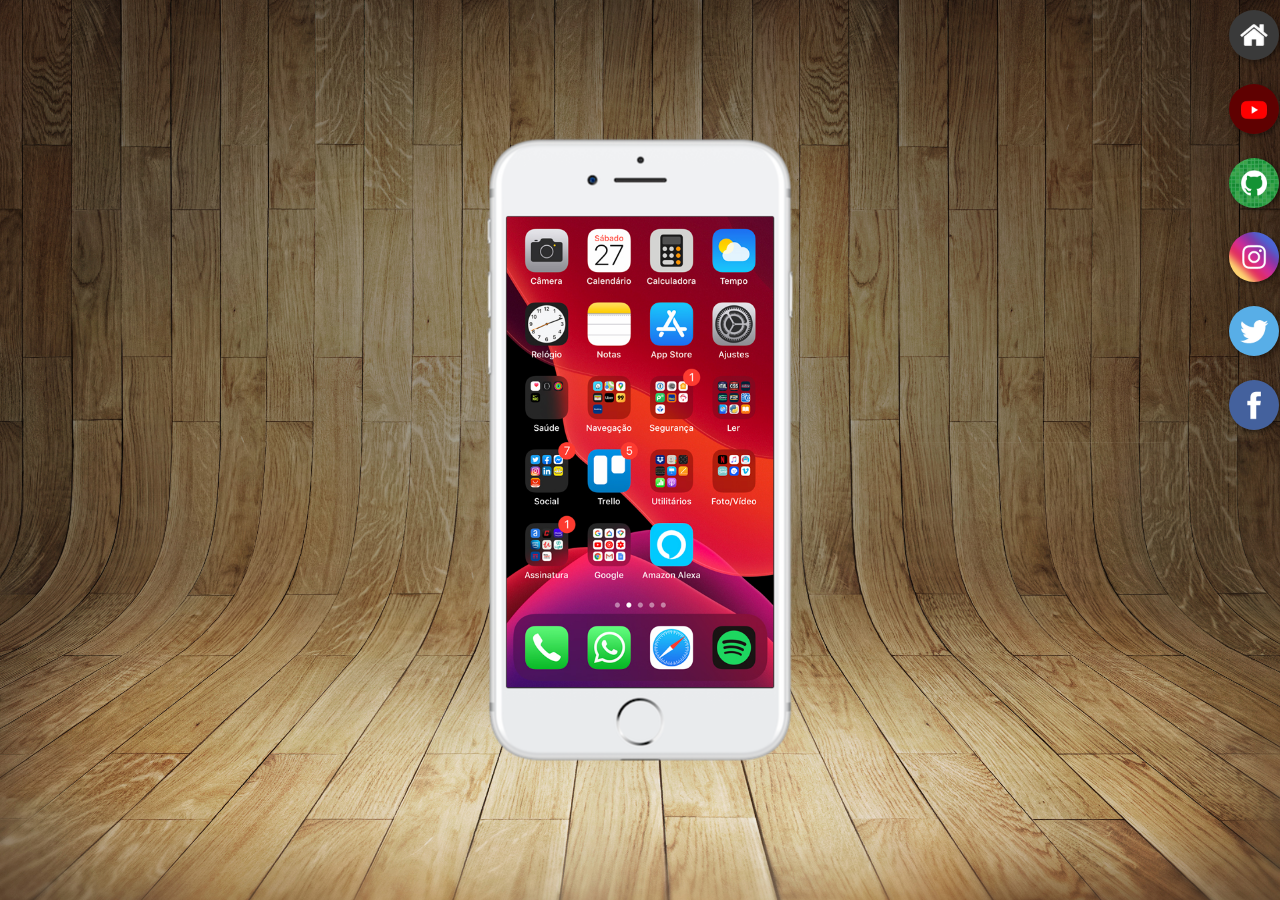
<file: index.html>
<!DOCTYPE html>
<html lang="pt-br">
<head>
    <meta charset="UTF-8">
    <meta name="viewport" content="width=device-width, initial-scale=1.0">
    <title>Projeto Redes Sociais</title>
    <link rel="stylesheet" href="estilos/style.css">
    <link rel="shortcut icon" href="favicon.ico" type="image/x-icon">
</head>
<body>
    <main>
        <section id="telefone">
            <iframe src="home.html" name="tela" id="tela" frameborder="0">
                Seu navegador não é compatível com o conteúdo.
            </iframe>
        </section>
        <section id="redes-sociais">
            <a href="home.html" target="tela"><img src="imagens/logo-home.jpg" alt="Home"></a><br>
            <a href="youtube.html" target="tela"><img src="imagens/logo-youtube.jpg" alt="Youtube"></a><br>
            <a href="github.html" target="tela"><img src="imagens/logo-github.jpg" alt="GitHub"></a><br>
            <a href="instagram.html" target="tela"><img src="imagens/logo-instagram.jpg" alt="Instagram"></a><br>
            <a href="twitter.html" target="tela"><img src="imagens/logo-twitter.jpg" alt="Twitter"></a><br>
            <a href="facebook.html" target="tela"><img src="imagens/logo-facebook.jpg" alt="Facebook"></a>
        </section>
    </main>
</body>
</html>
</file>
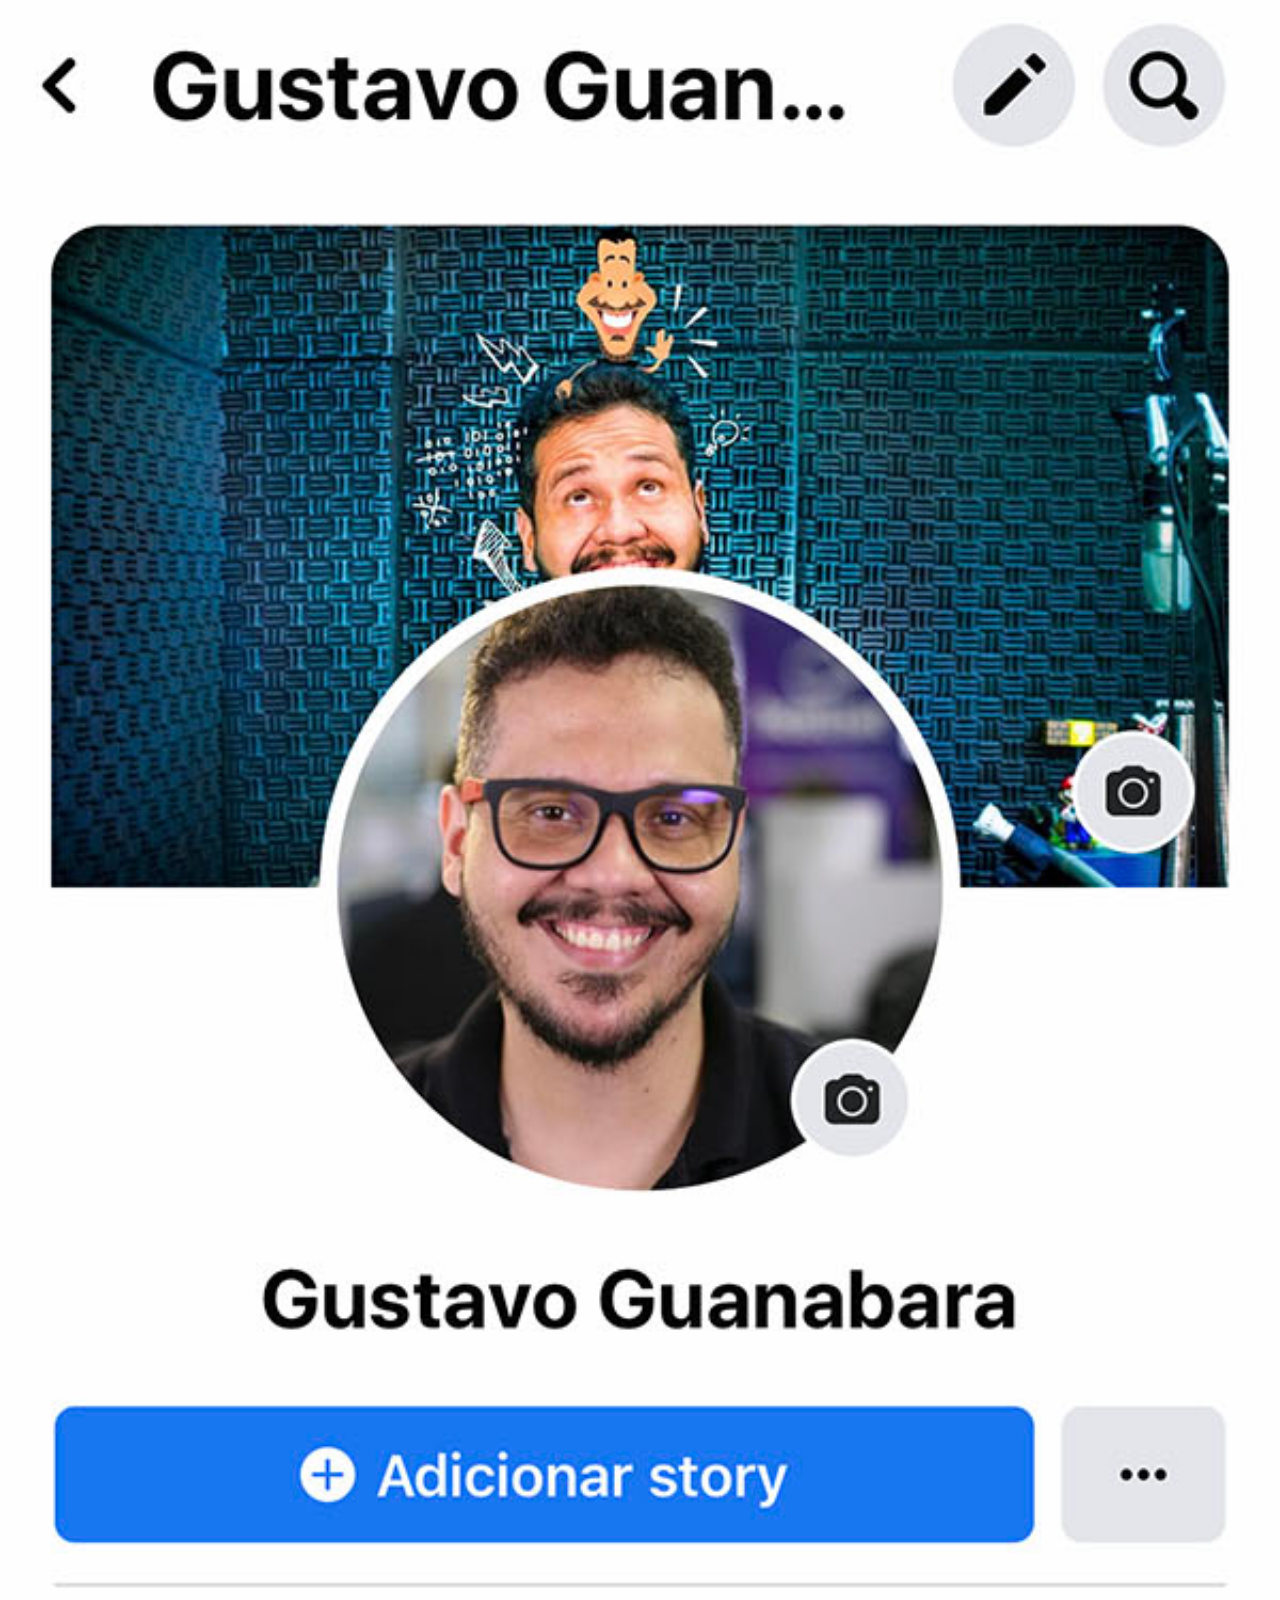
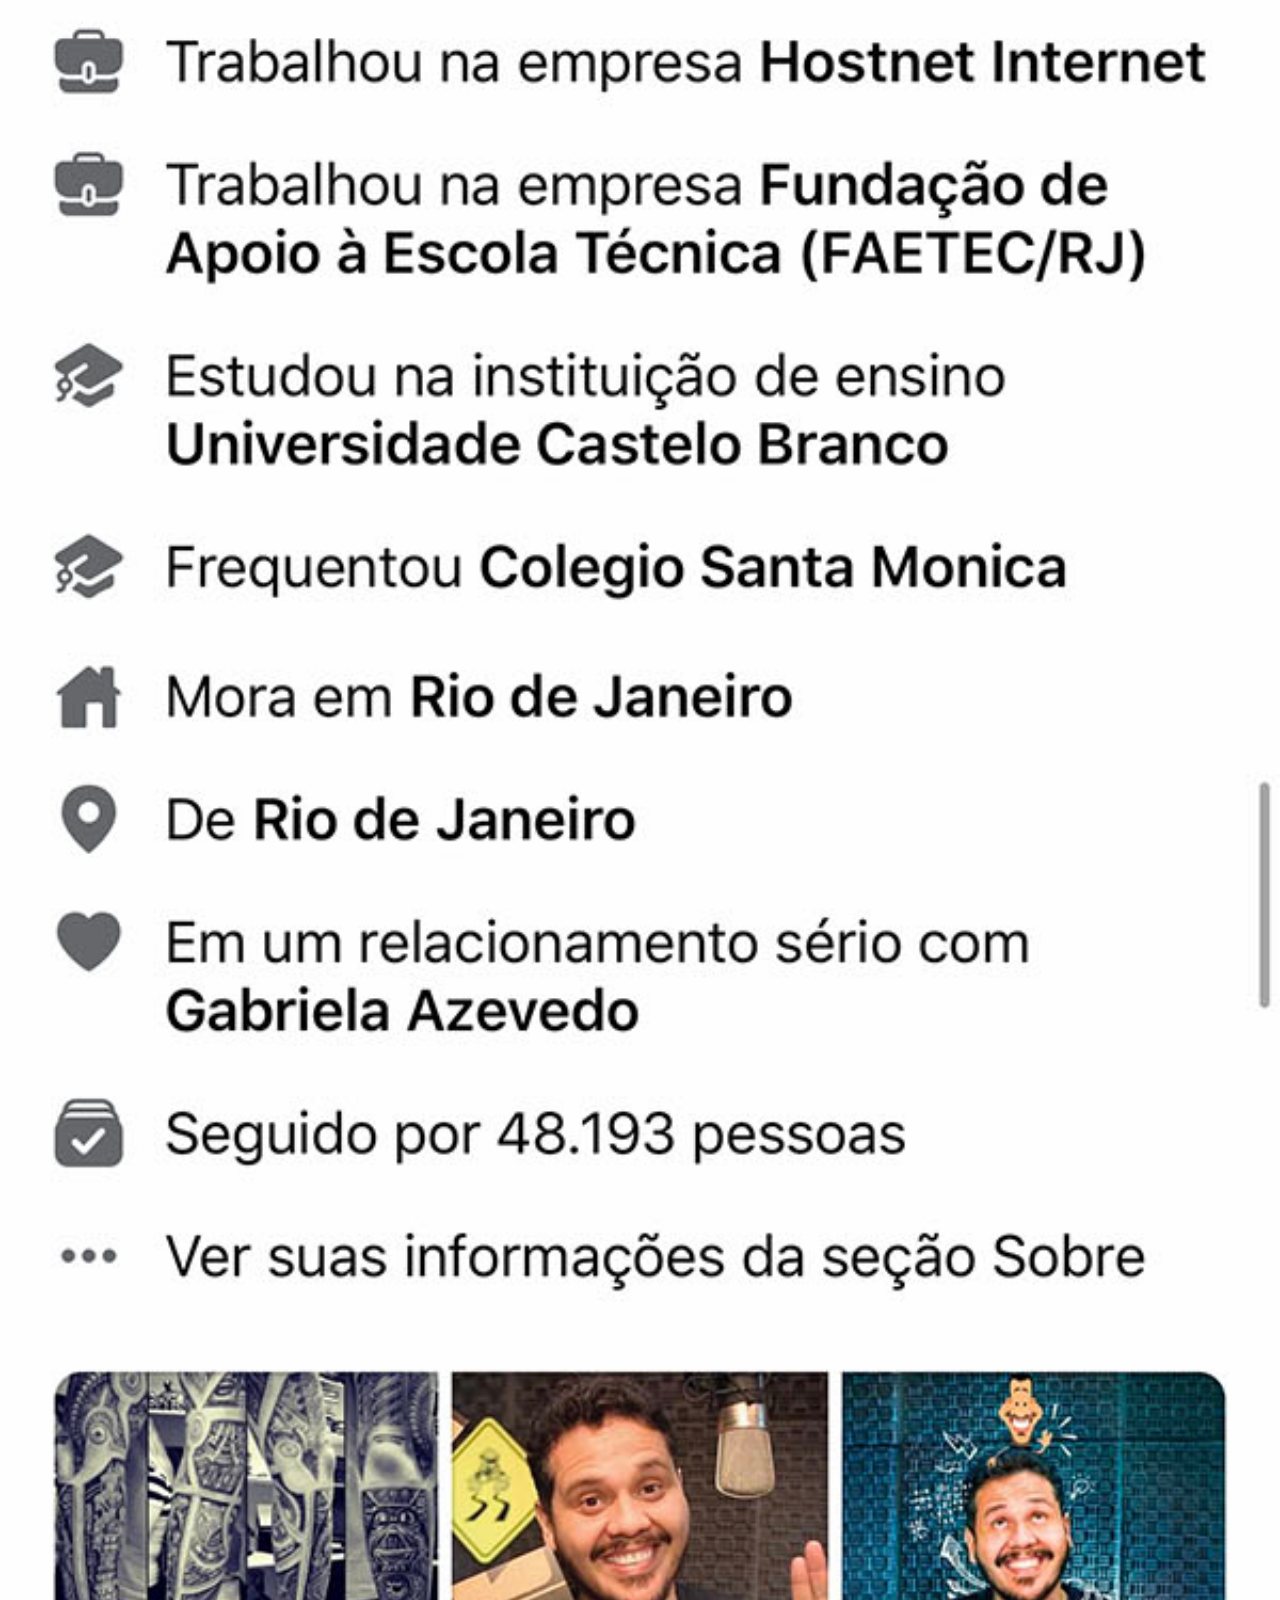
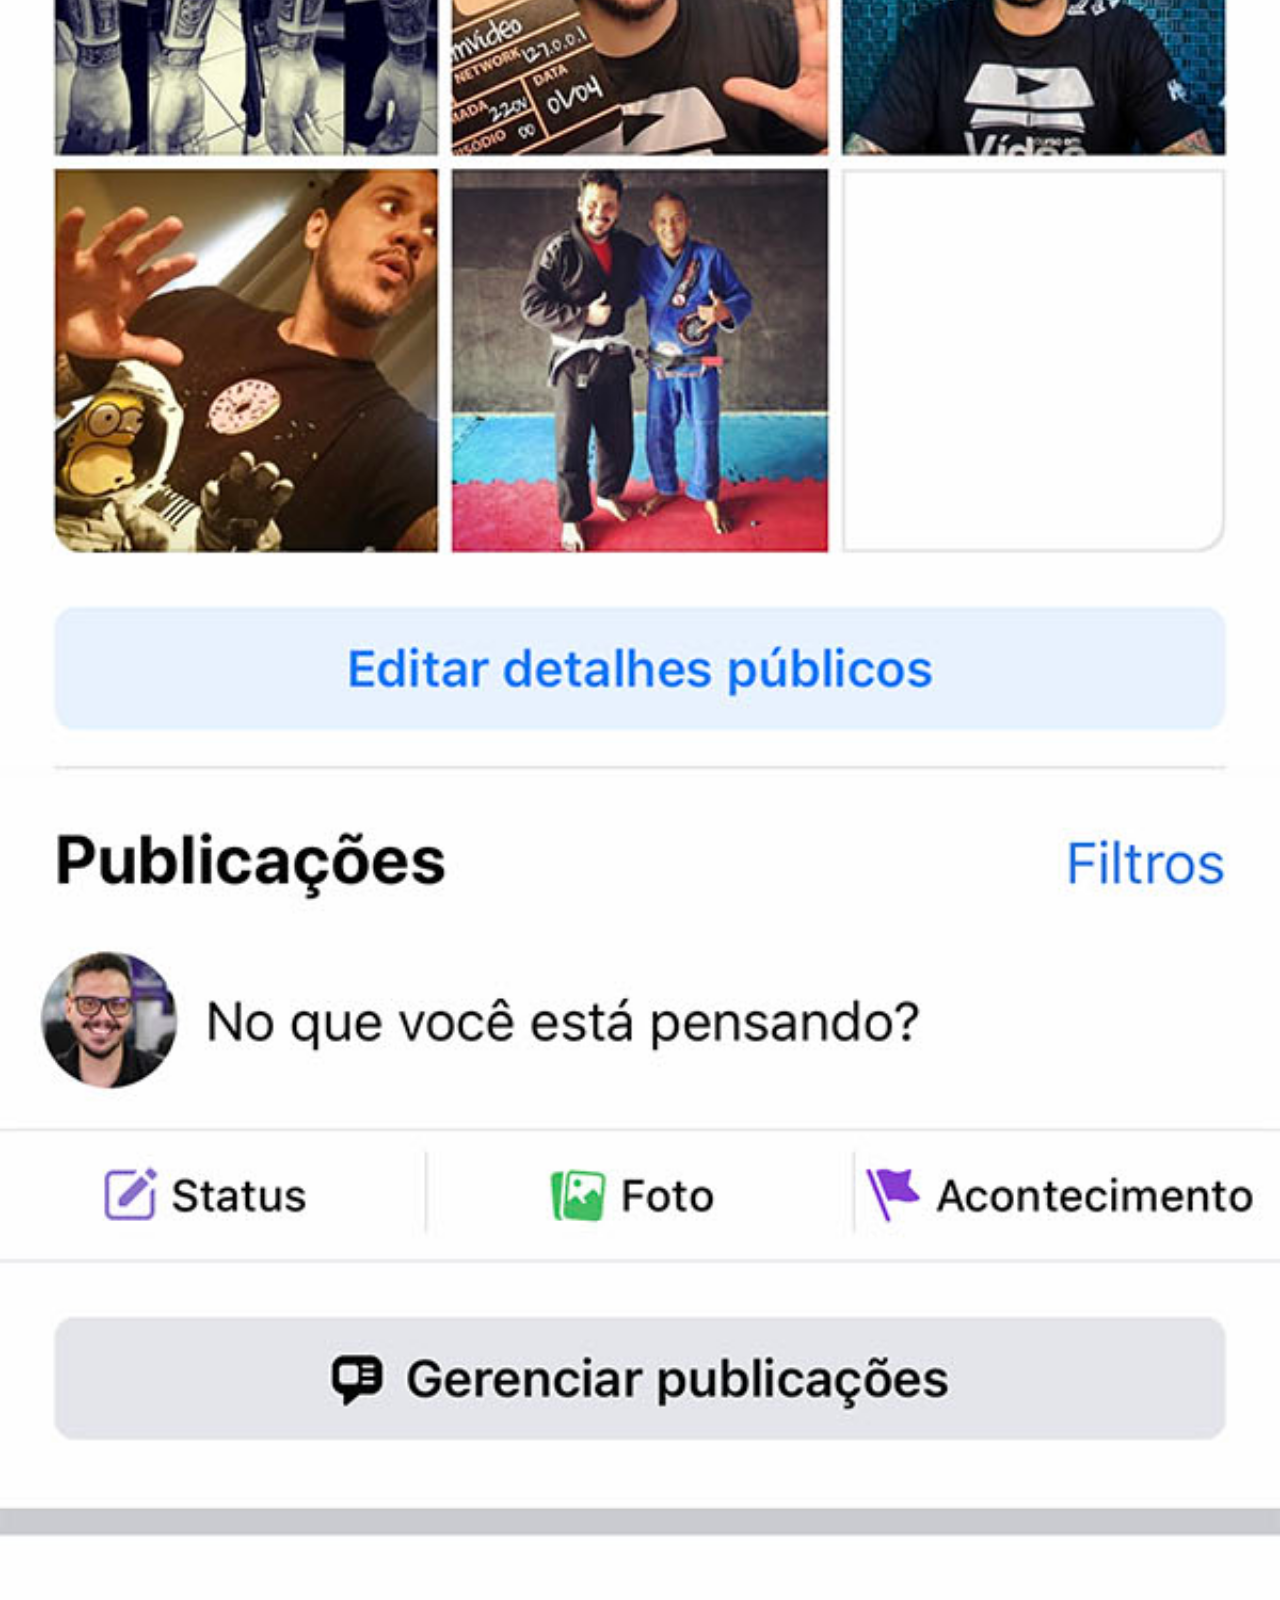
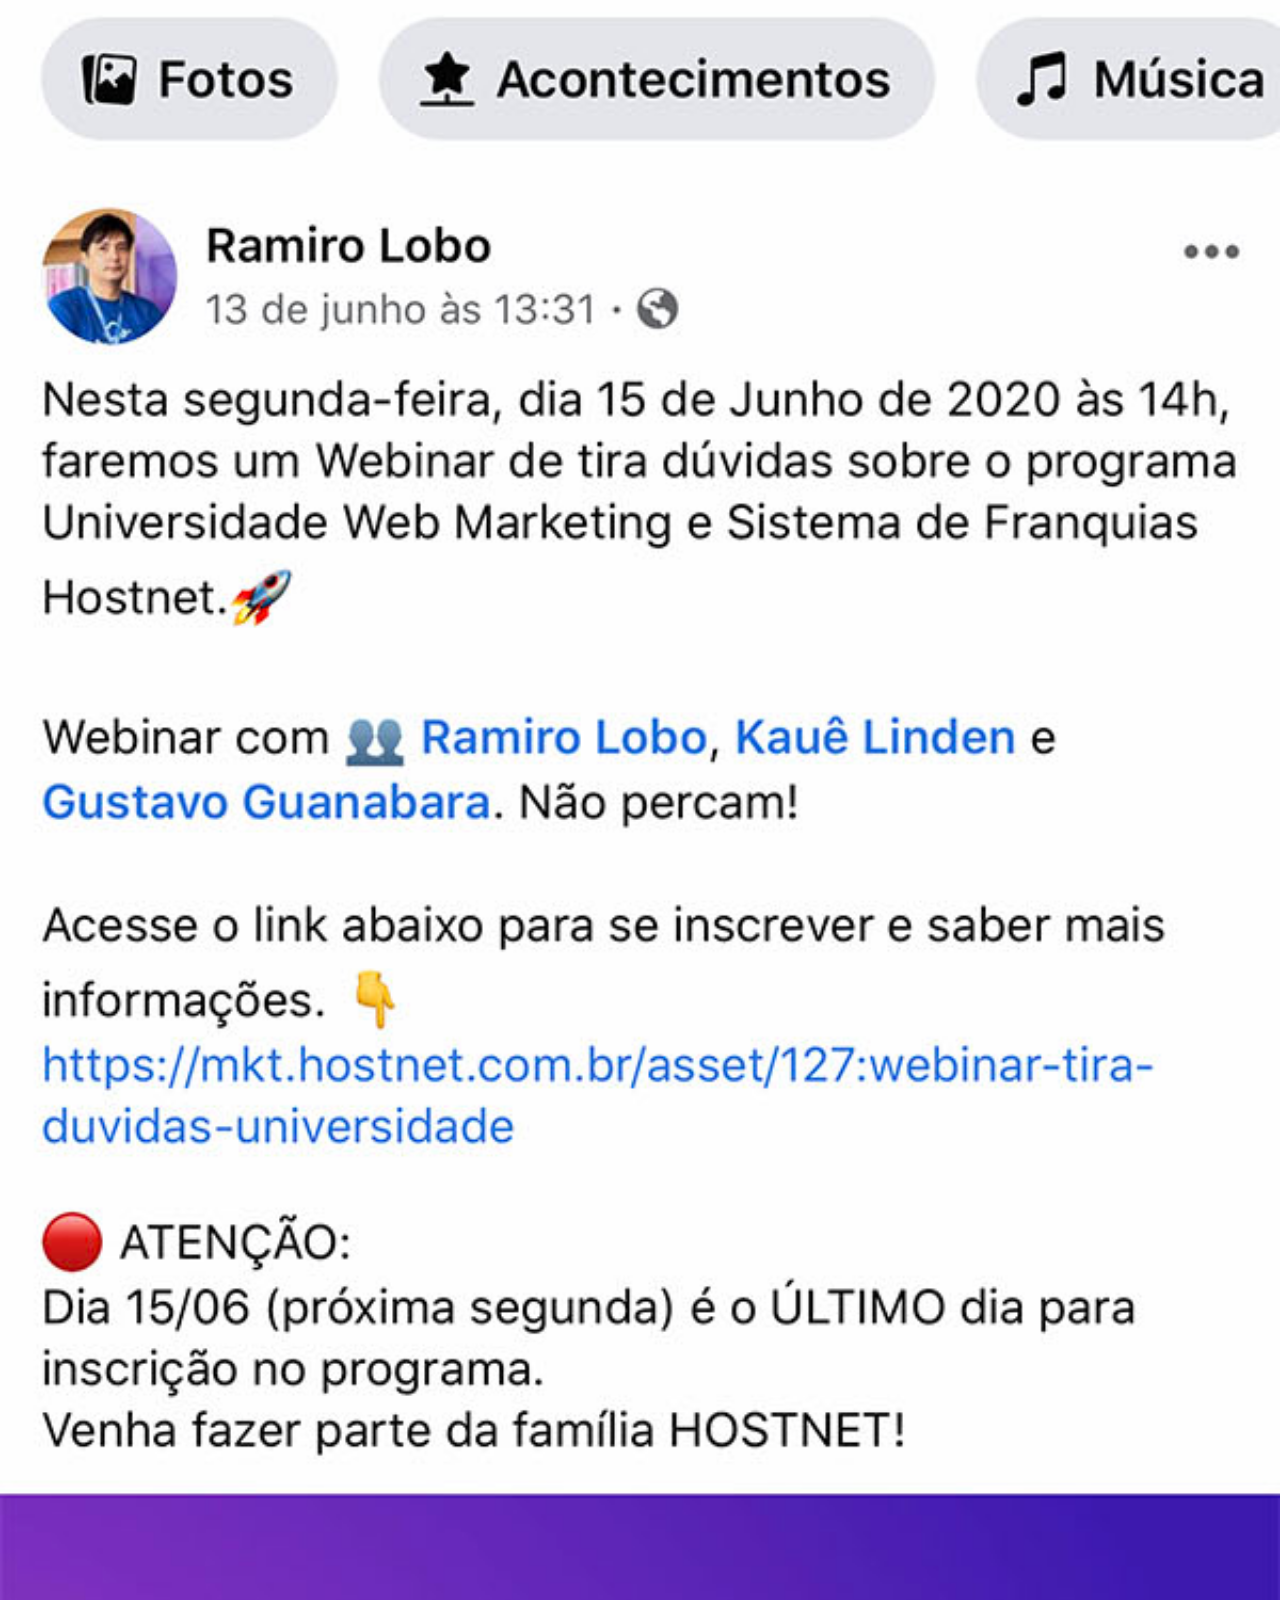
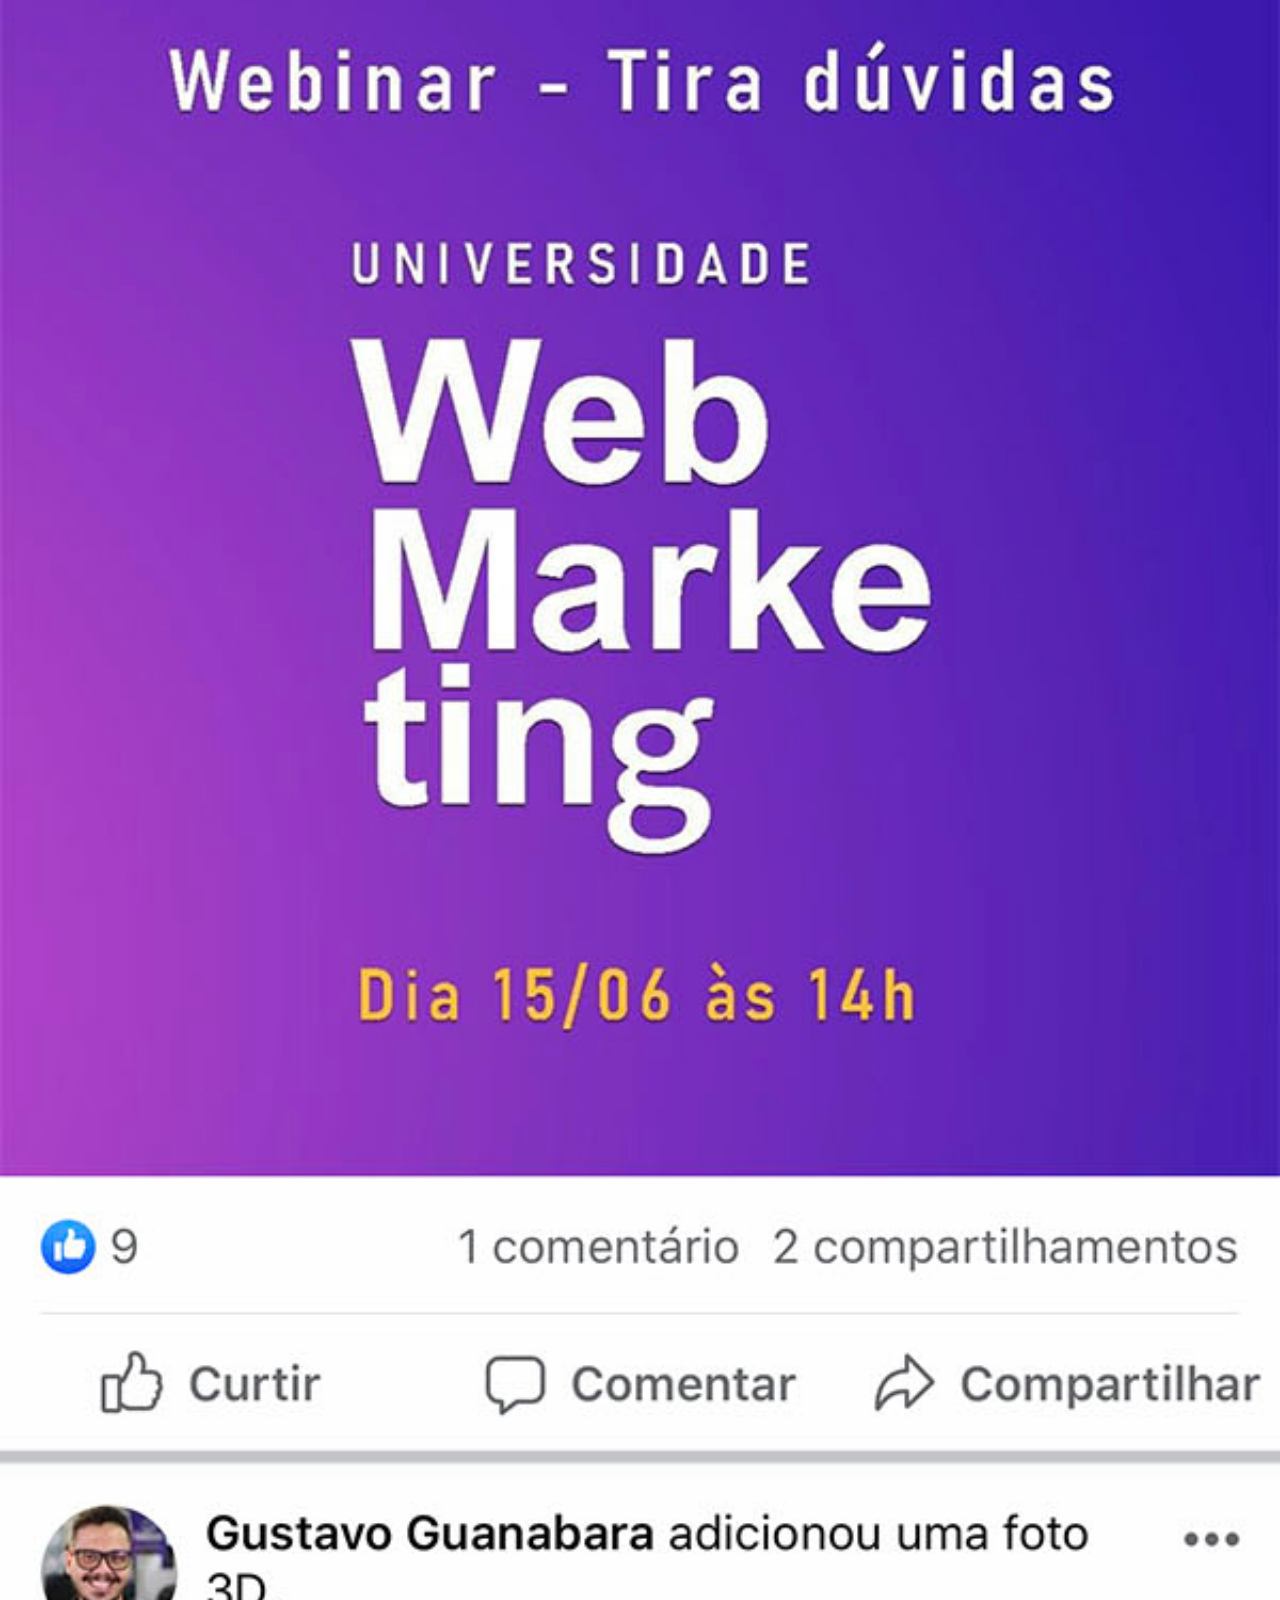
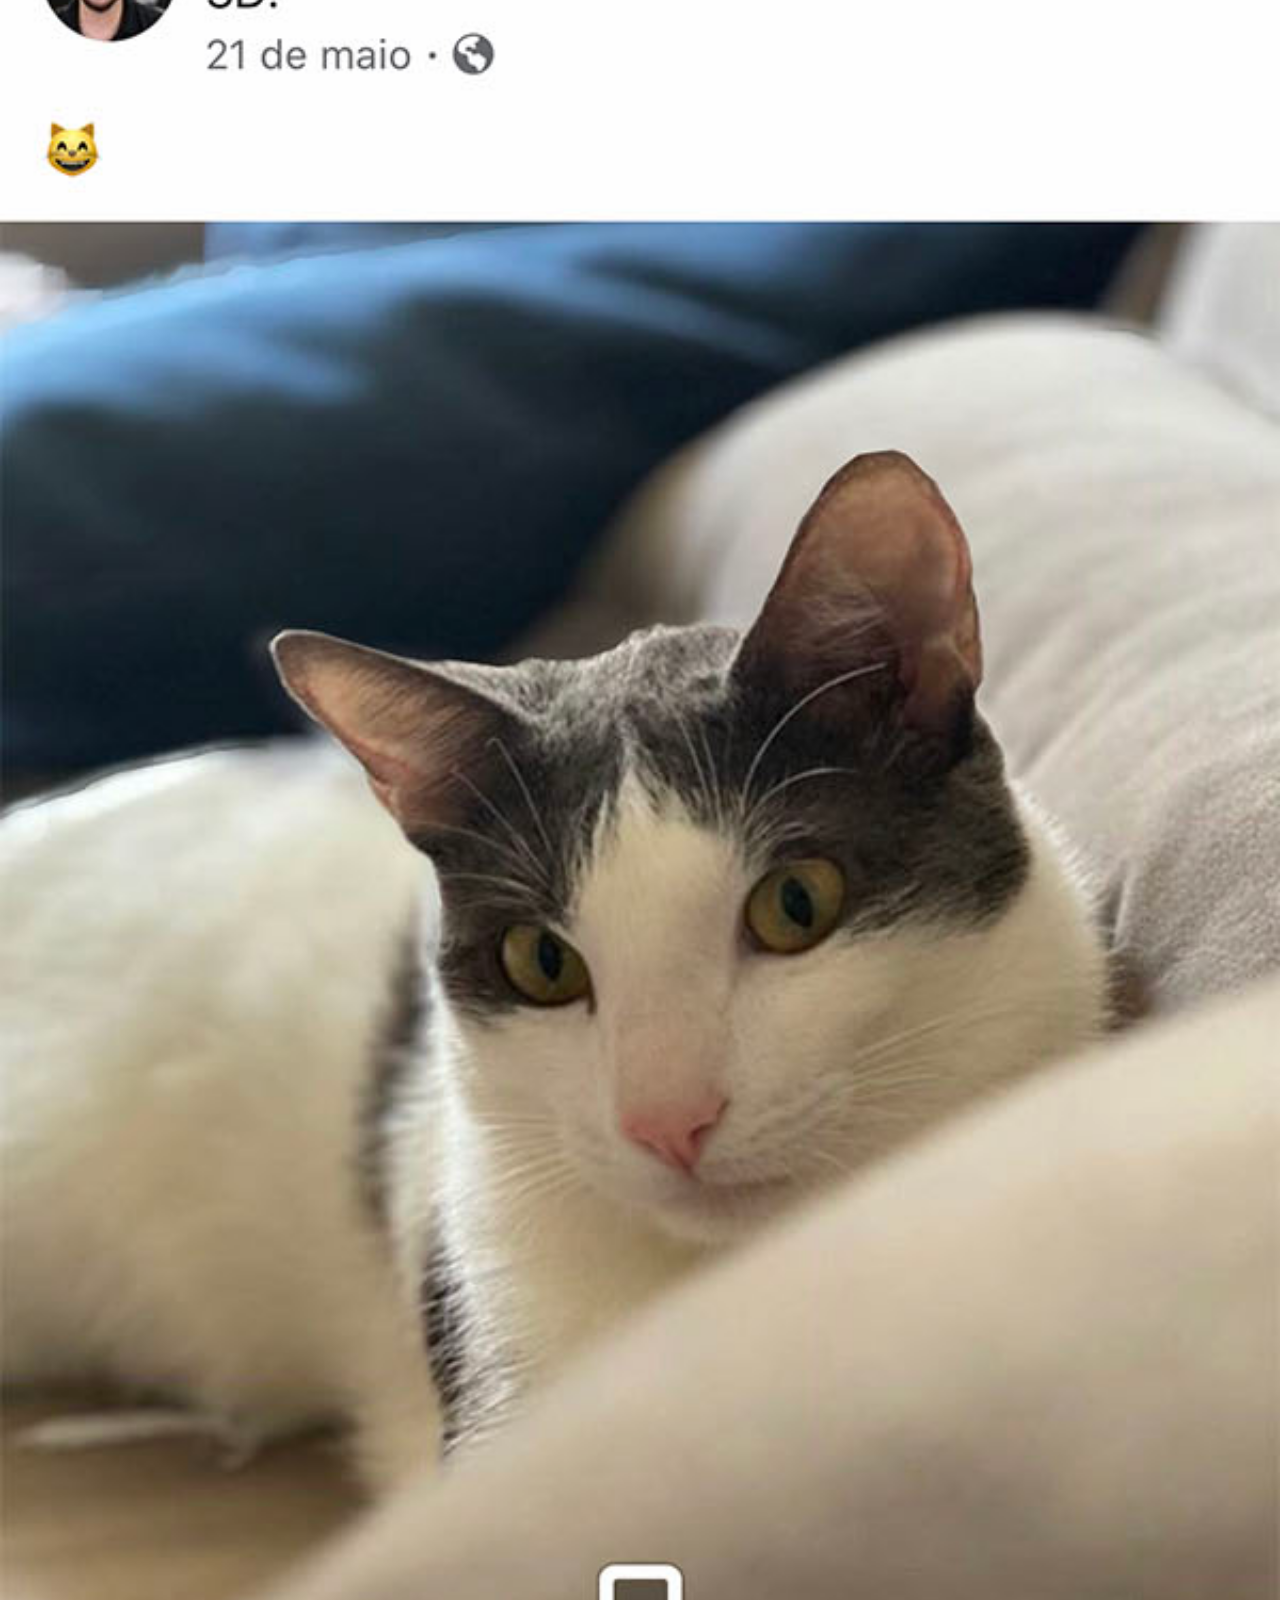
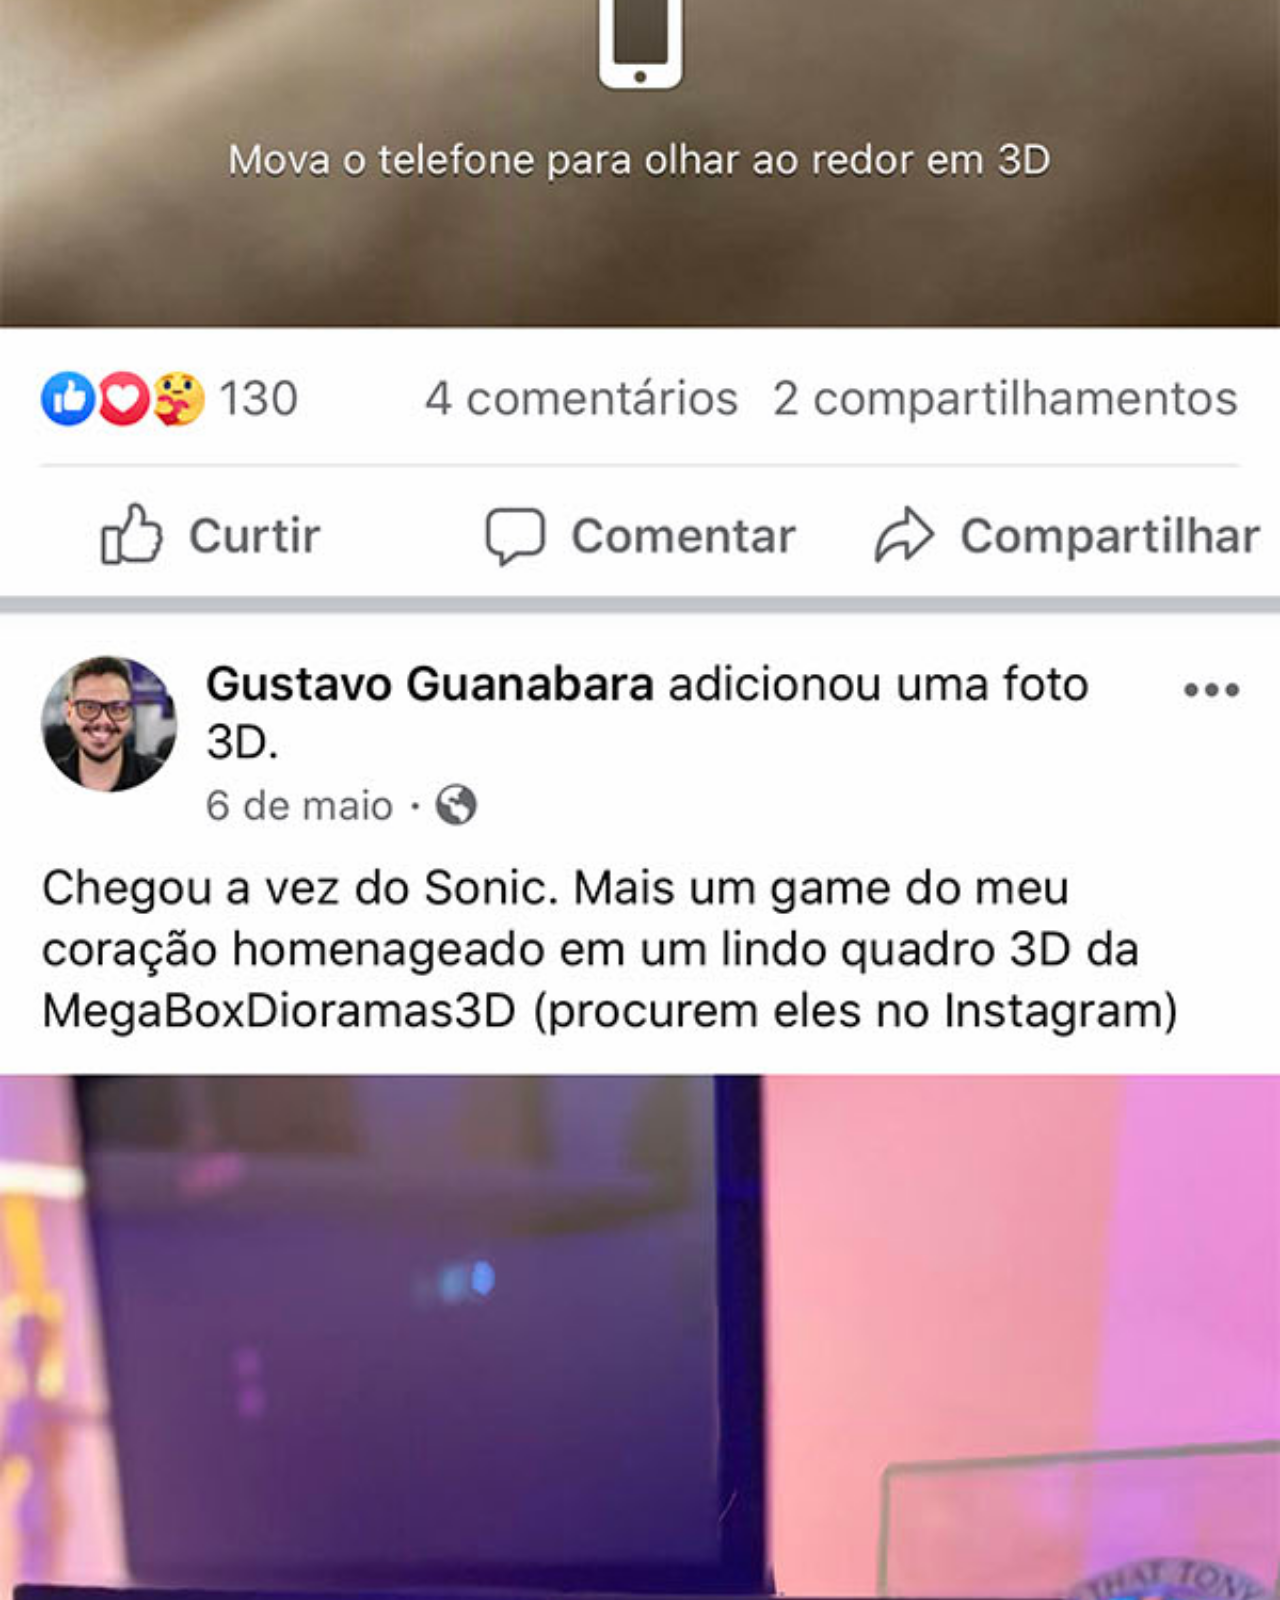
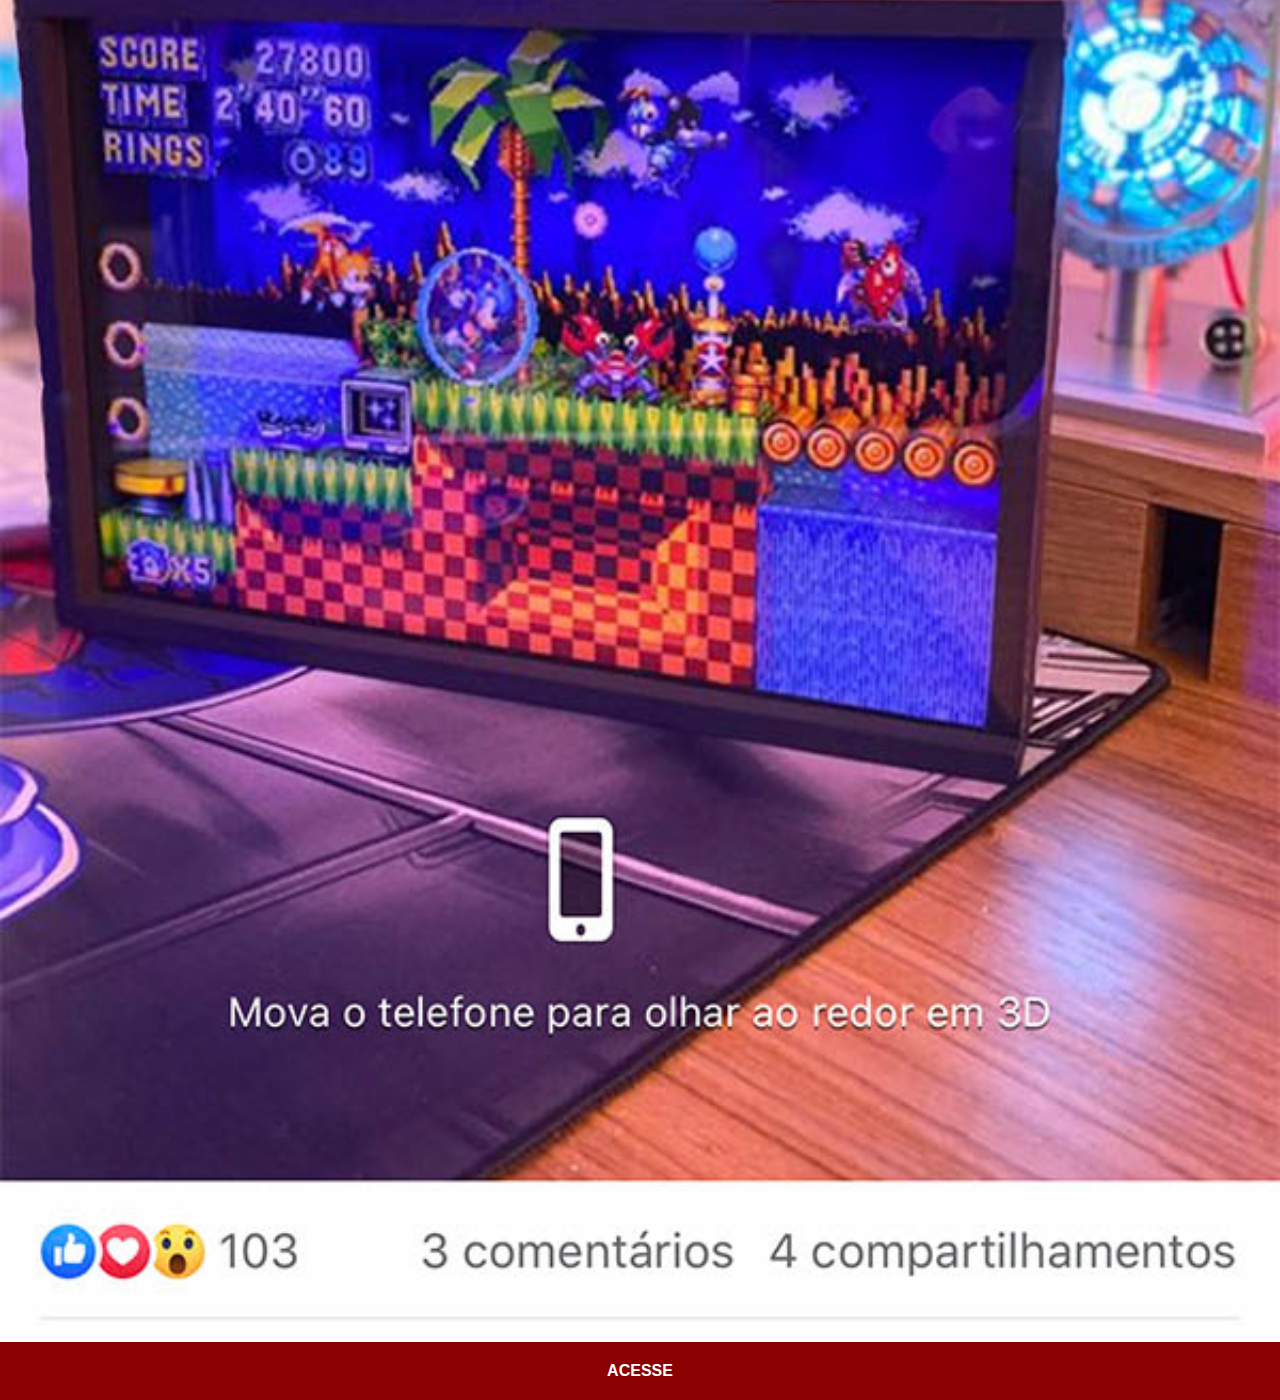
<file: facebook.html>
<!DOCTYPE html>
<html lang="pt-br">
<head>
    <meta charset="UTF-8">
    <meta name="viewport" content="width=device-width, initial-scale=1.0">
    <title>Facebook</title>
    <link rel="stylesheet" href="estilos/social.css">
</head>
<body>
    <img src="imagens/tela-facebook.jpg" alt="Facebook">
    <a href="https://www.facebook.com/gustavoguanabara/" target="_blank">ACESSE</a>
</body>
</html>
</file>
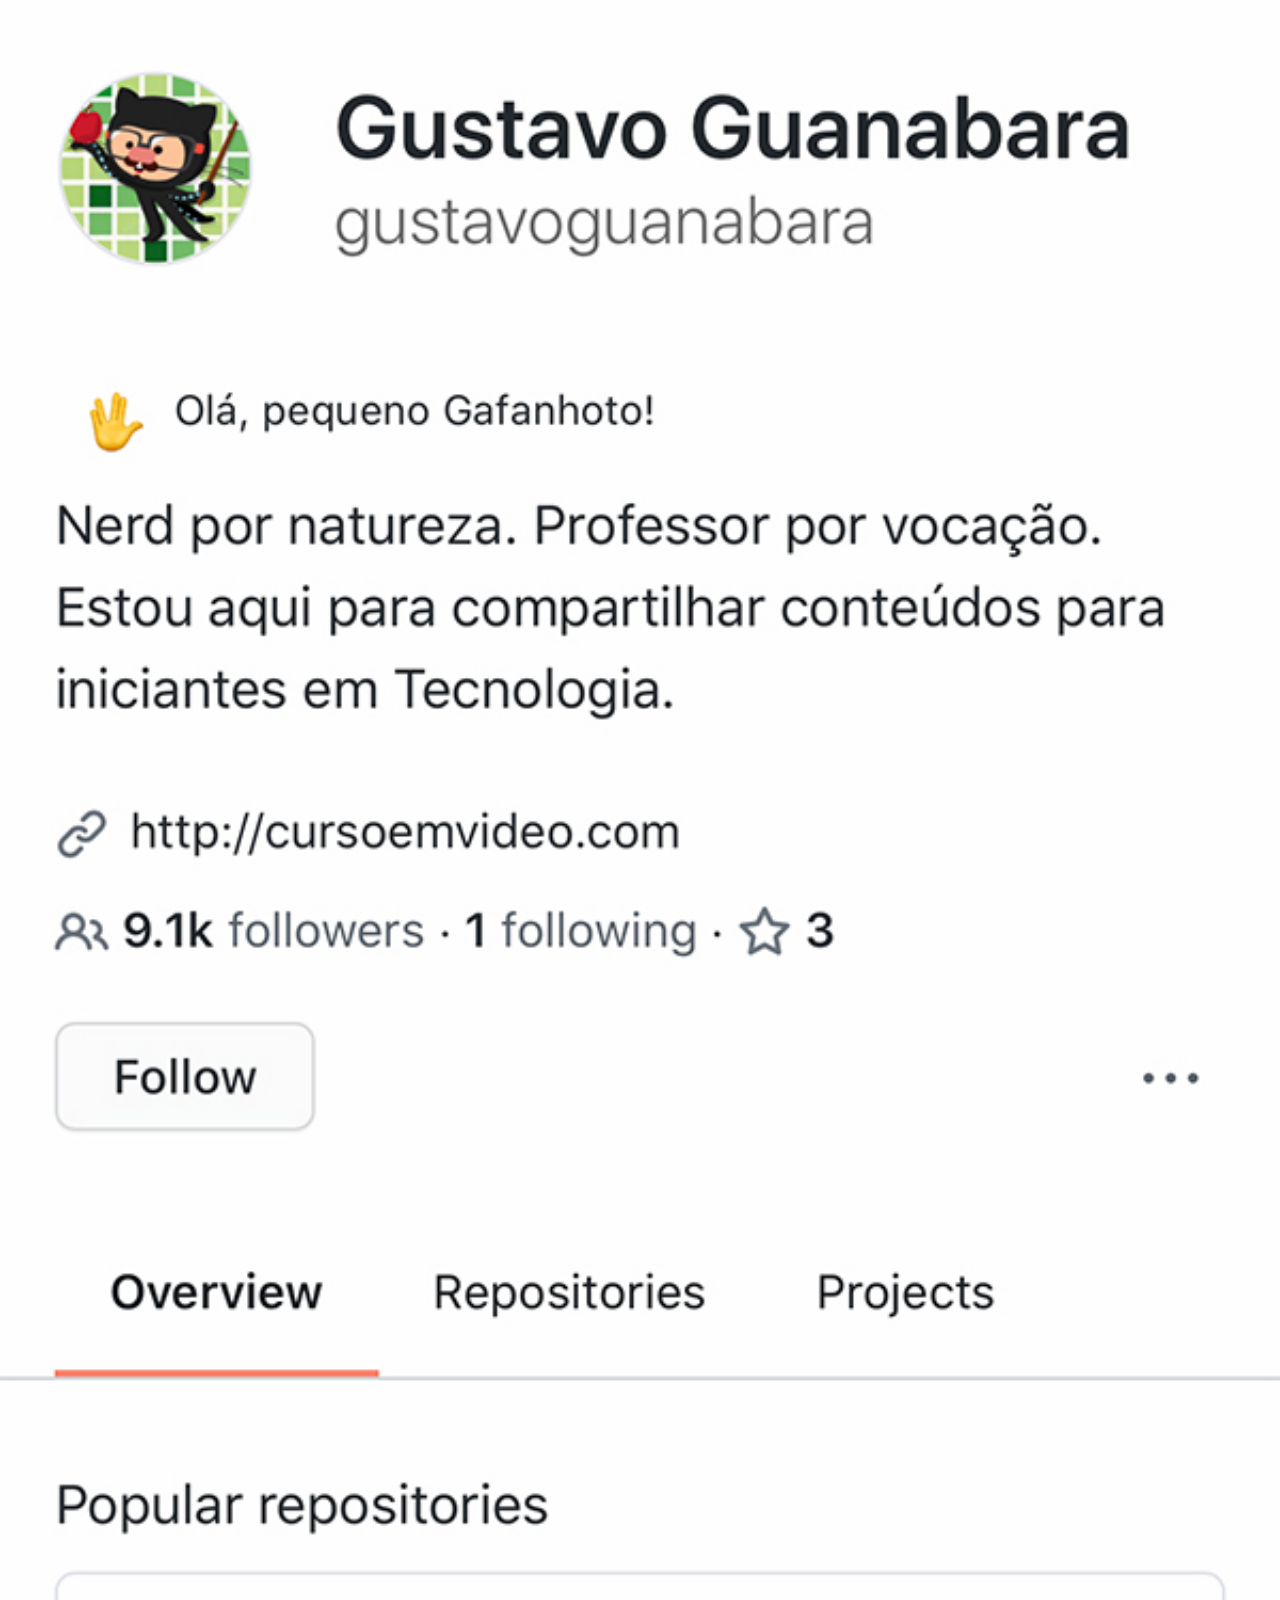
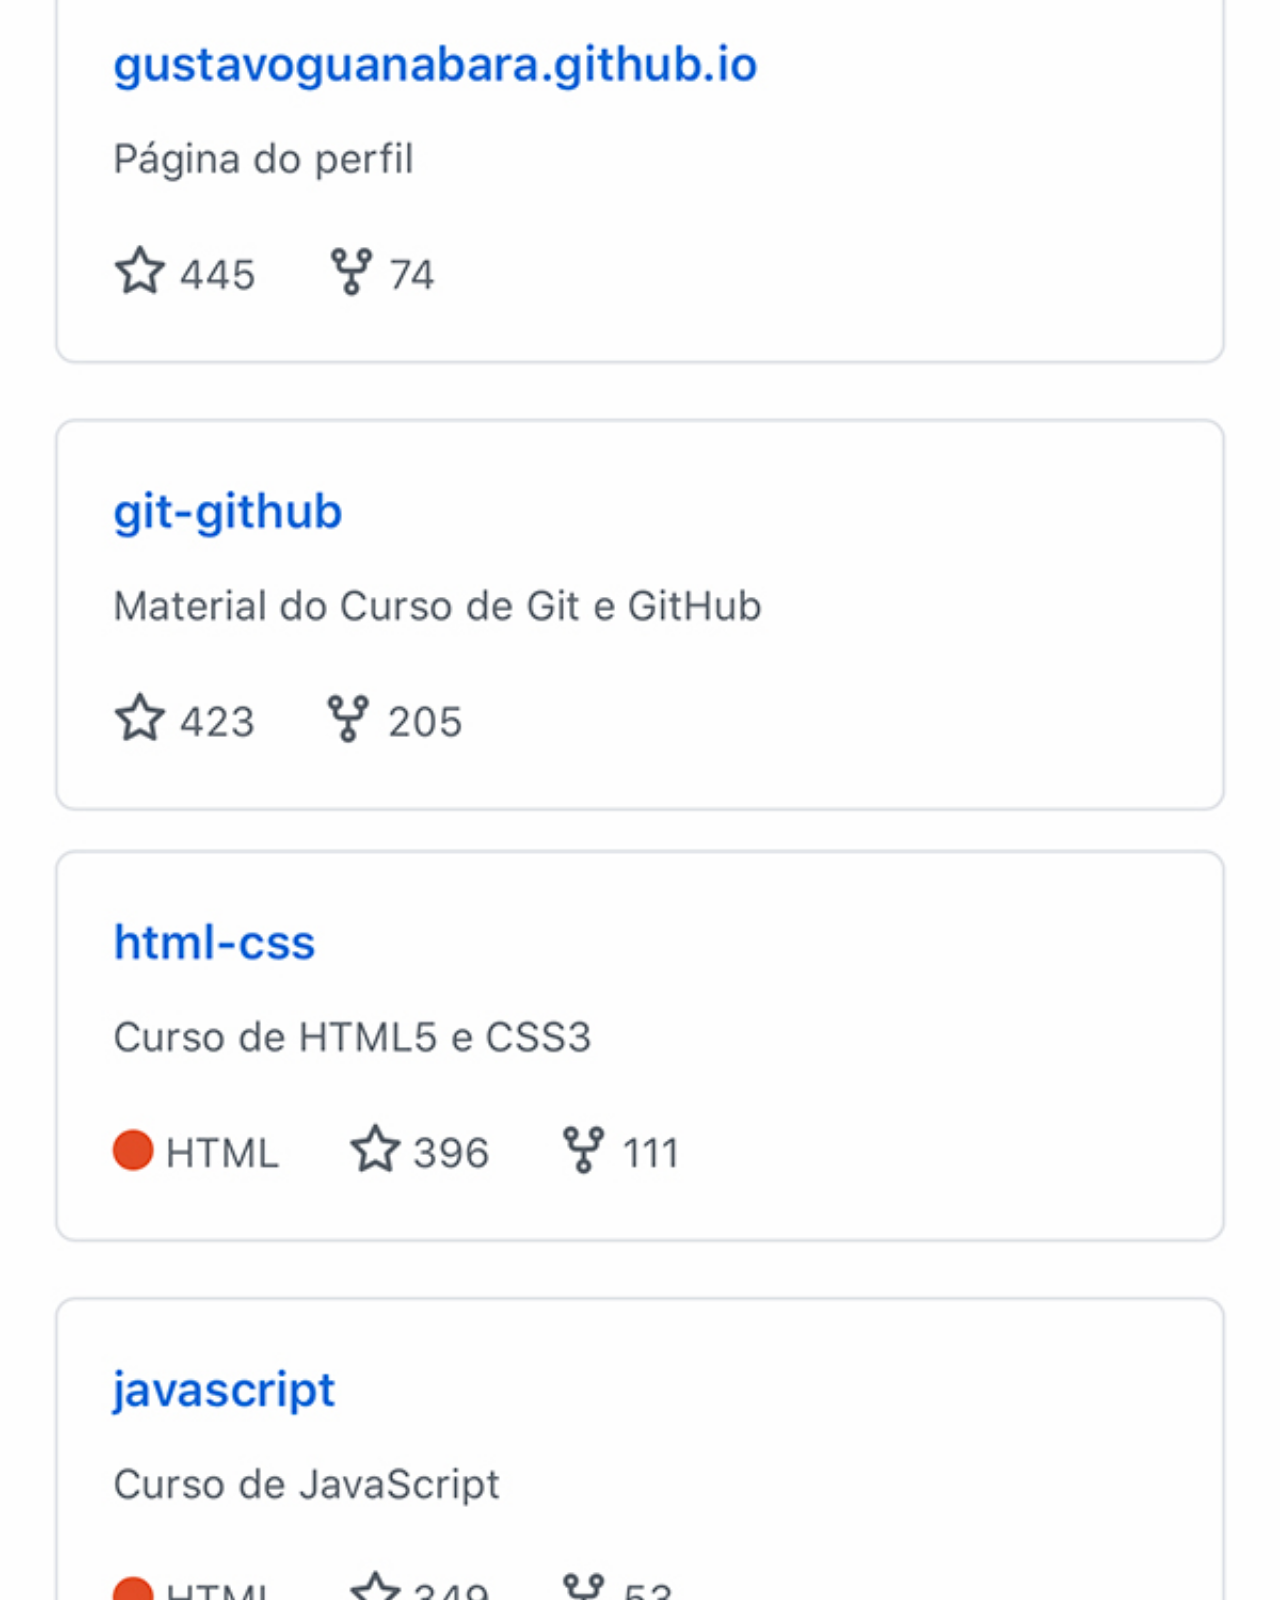
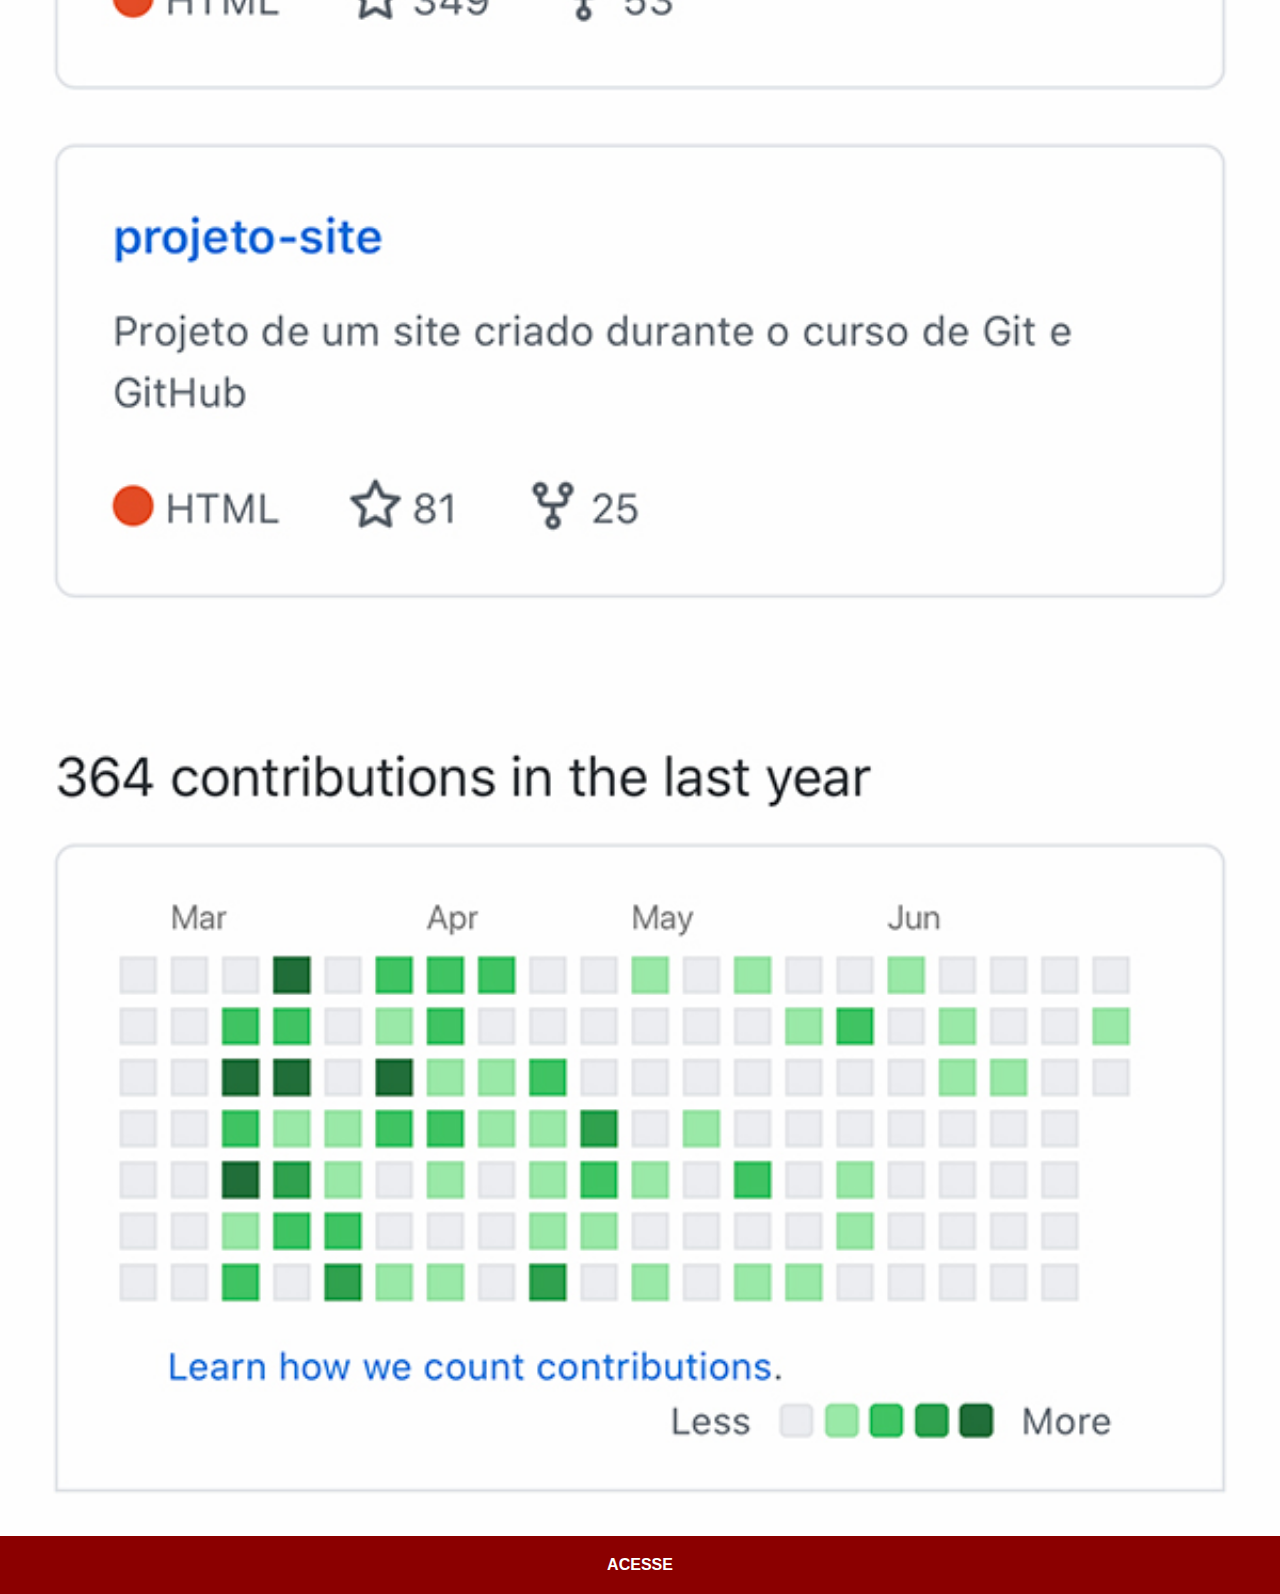
<file: github.html>
<!DOCTYPE html>
<html lang="pt-br">
<head>
    <meta charset="UTF-8">
    <meta name="viewport" content="width=device-width, initial-scale=1.0">
    <title>Github</title>
    <link rel="stylesheet" href="estilos/social.css">
</head>
<body>
   <img src="imagens/tela-github.jpg" alt="GitHub">
   <a href="https://github.com/gustavoguanabara/" target="_blank">ACESSE</a>
</body>
</html>
</file>
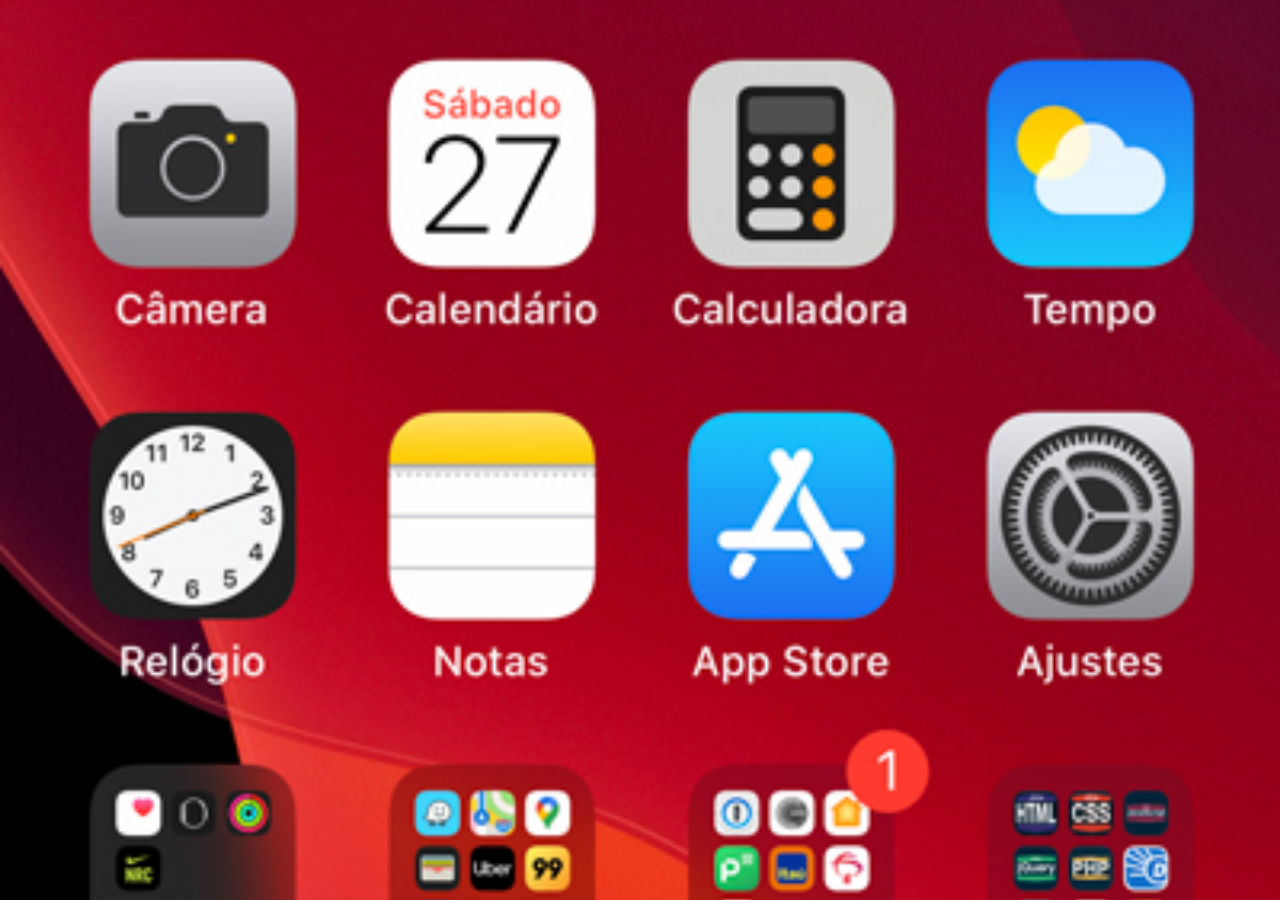
<file: home.html>
<!DOCTYPE html>
<html lang="pt-br">
<head>
    <meta charset="UTF-8">
    <meta name="viewport" content="width=device-width, initial-scale=1.0">
    <title>Home</title>
</head>
<style>

    * {
        margin: 0px;
        padding: 0px;
    }

    body {
        width: 100vw;
        height: 100vh;
        background: black url('imagens/tela-home.jpg') no-repeat top center;
        background-size: cover;
    }

</style>
<body>
    
</body>
</html>
</file>
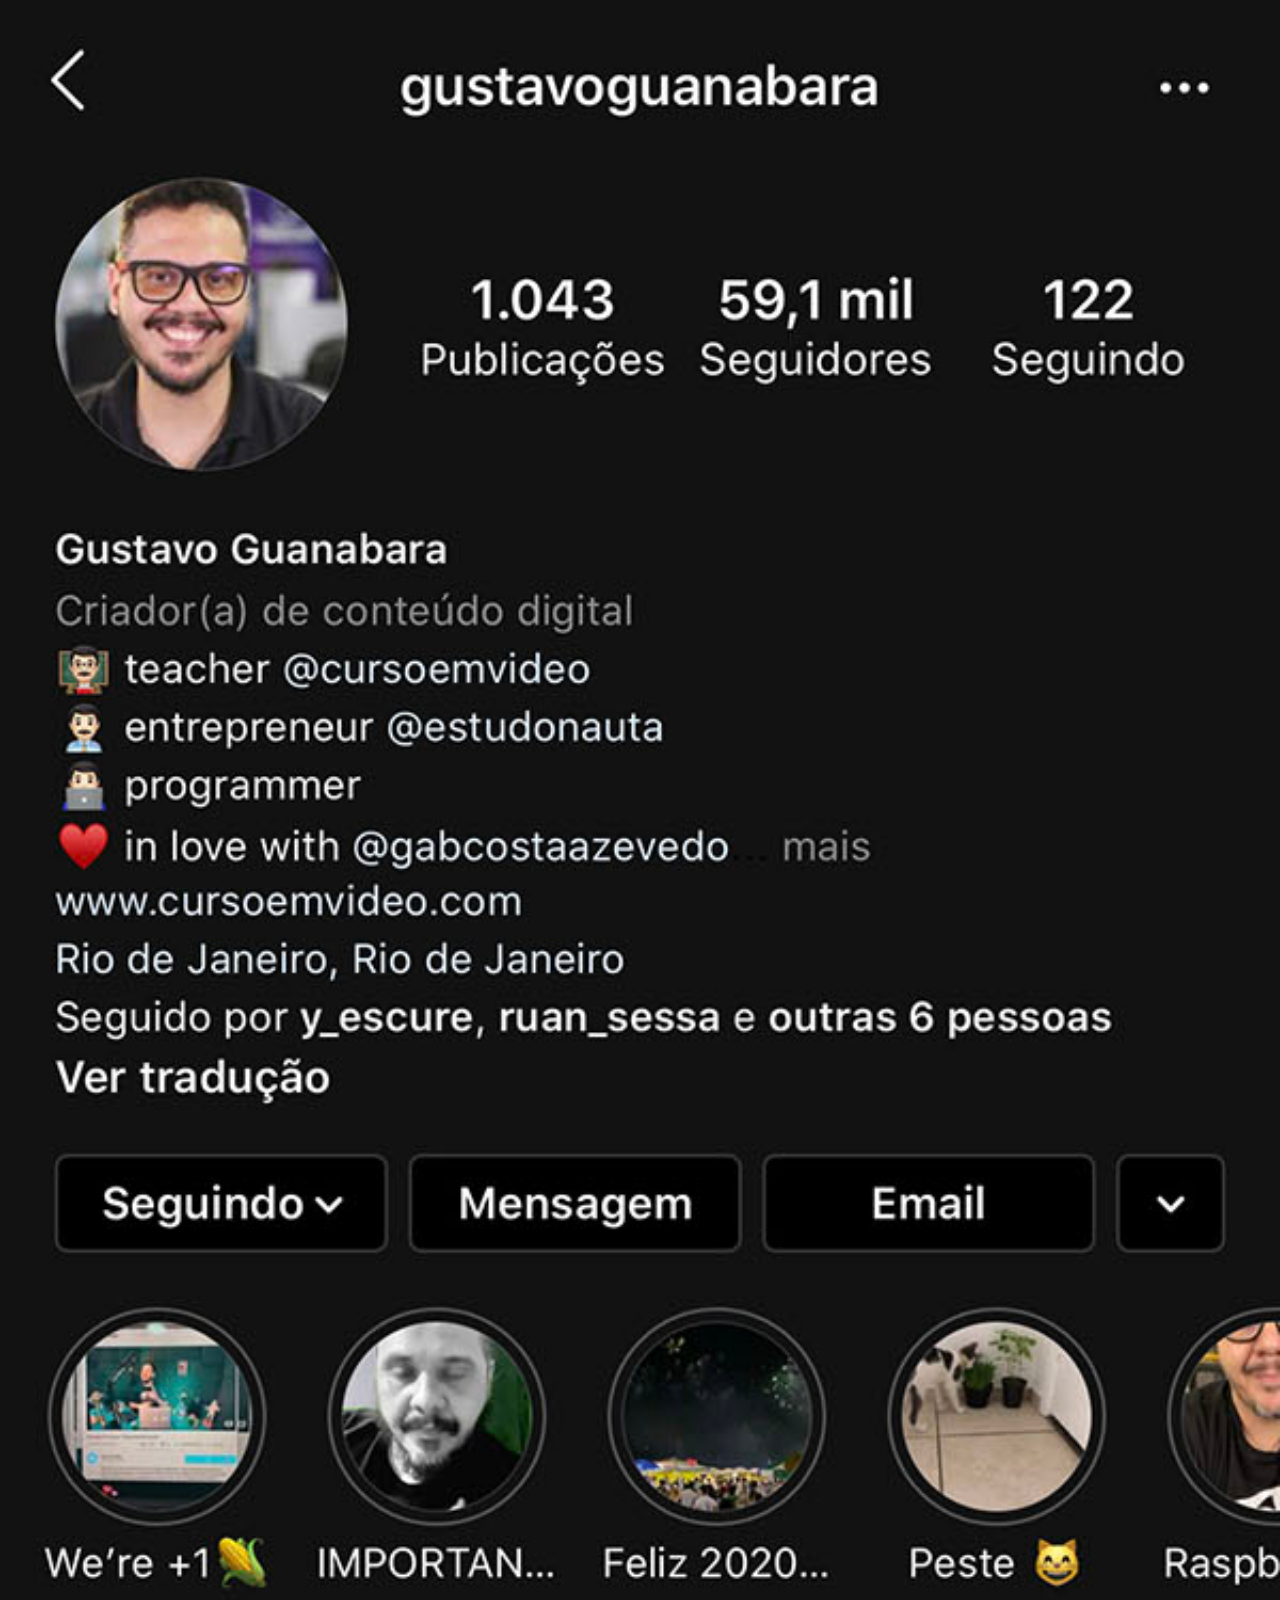
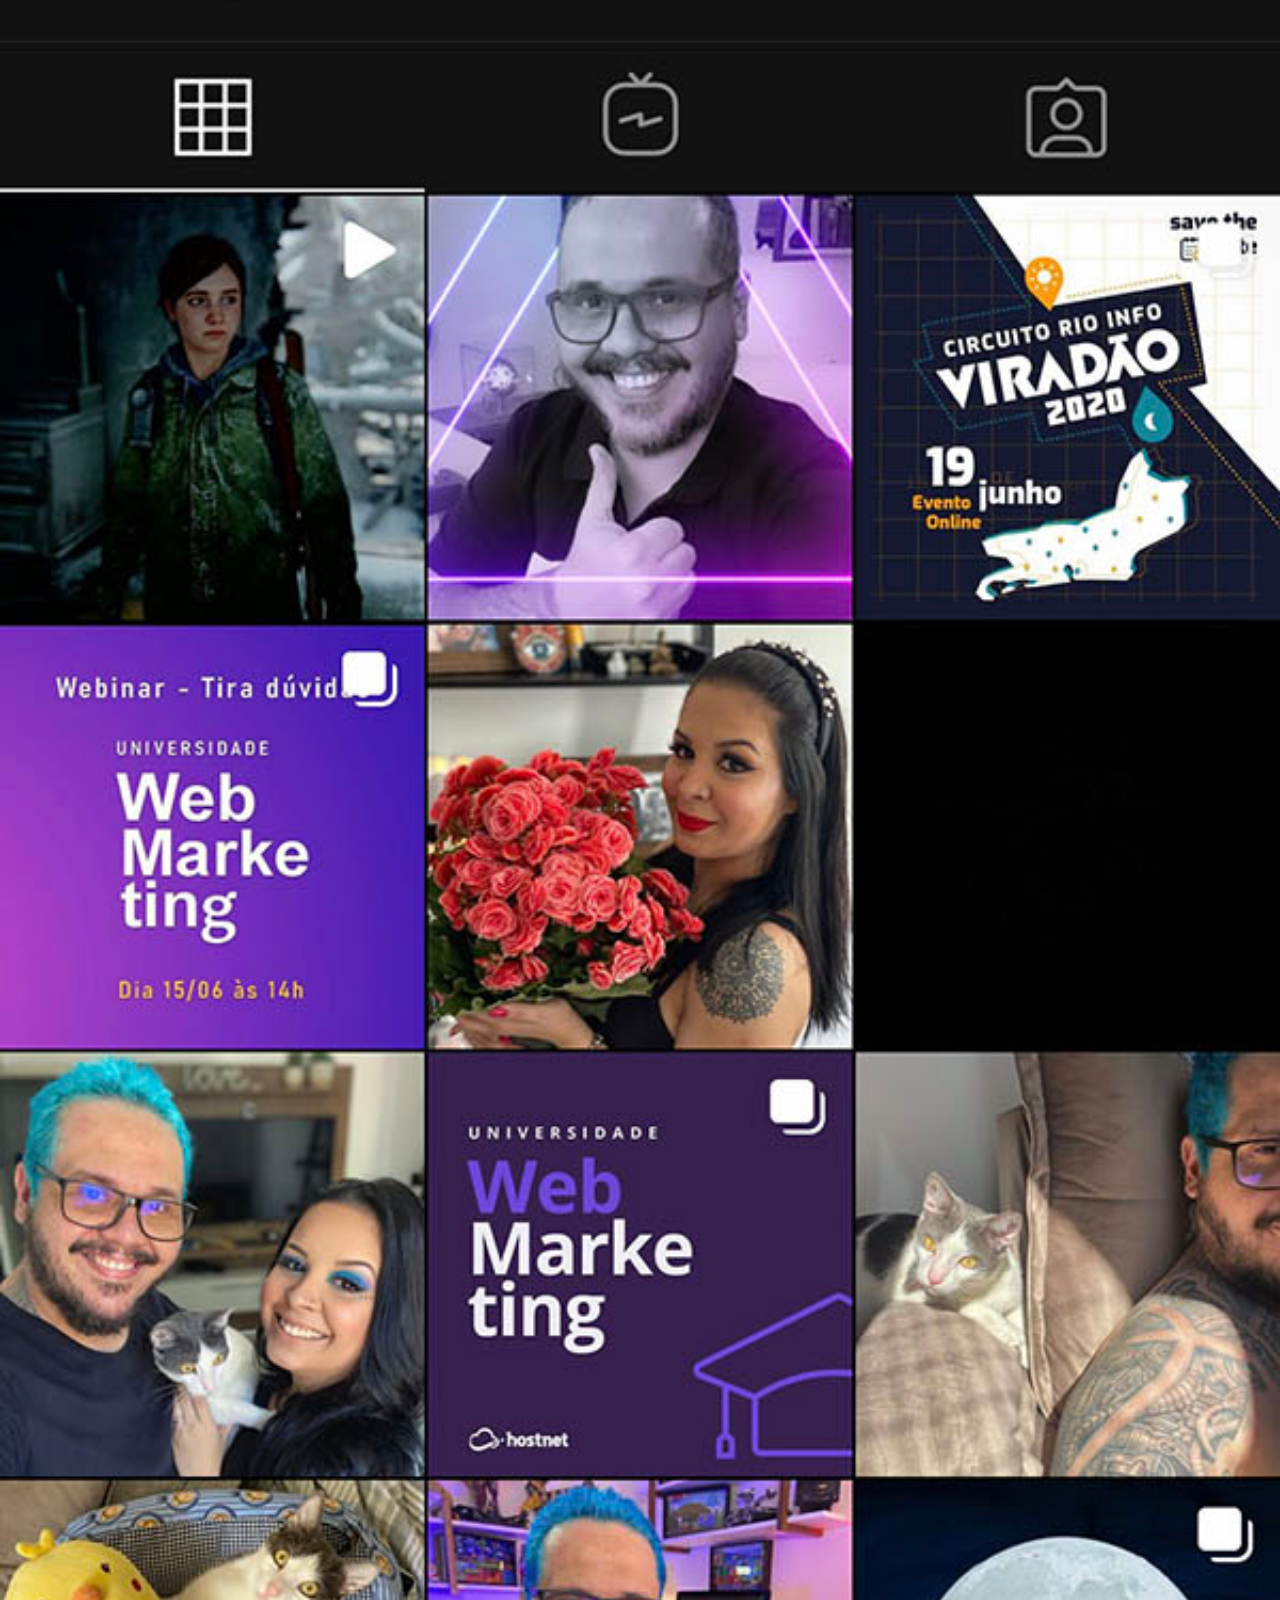
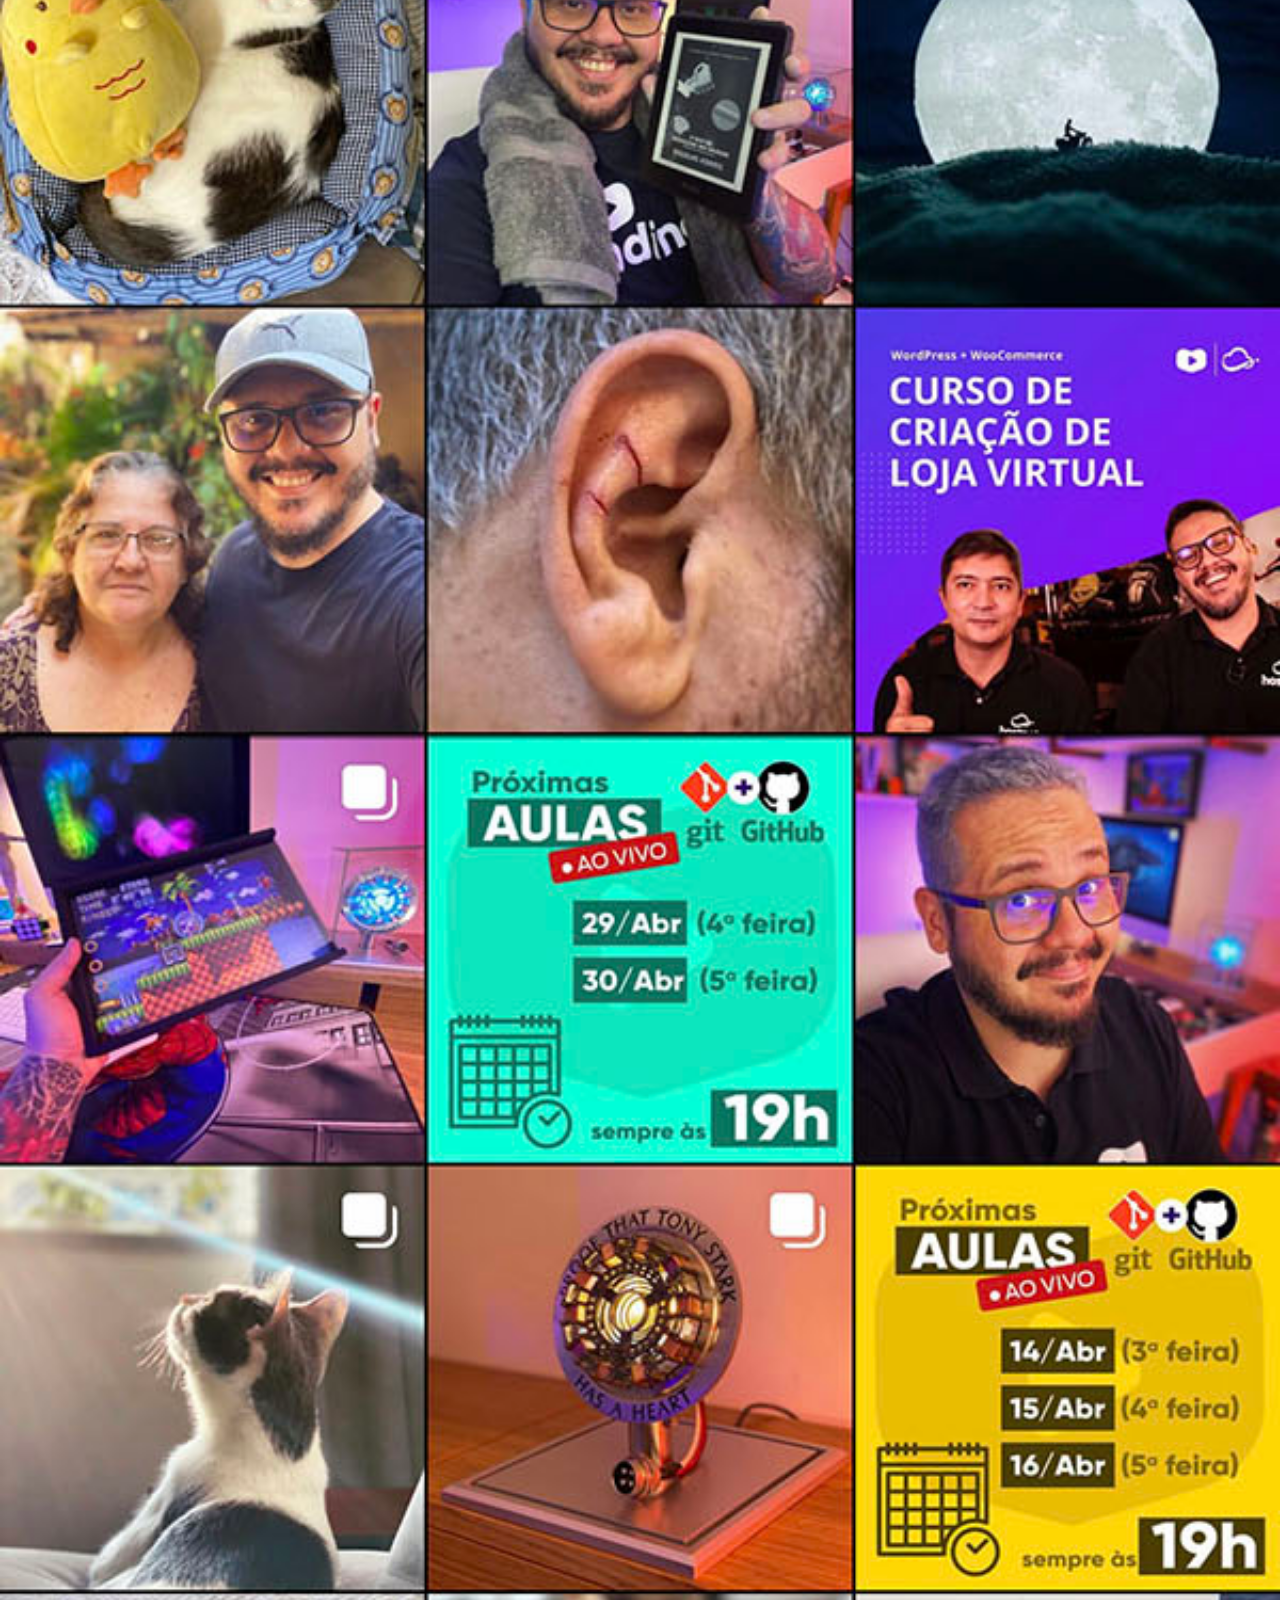
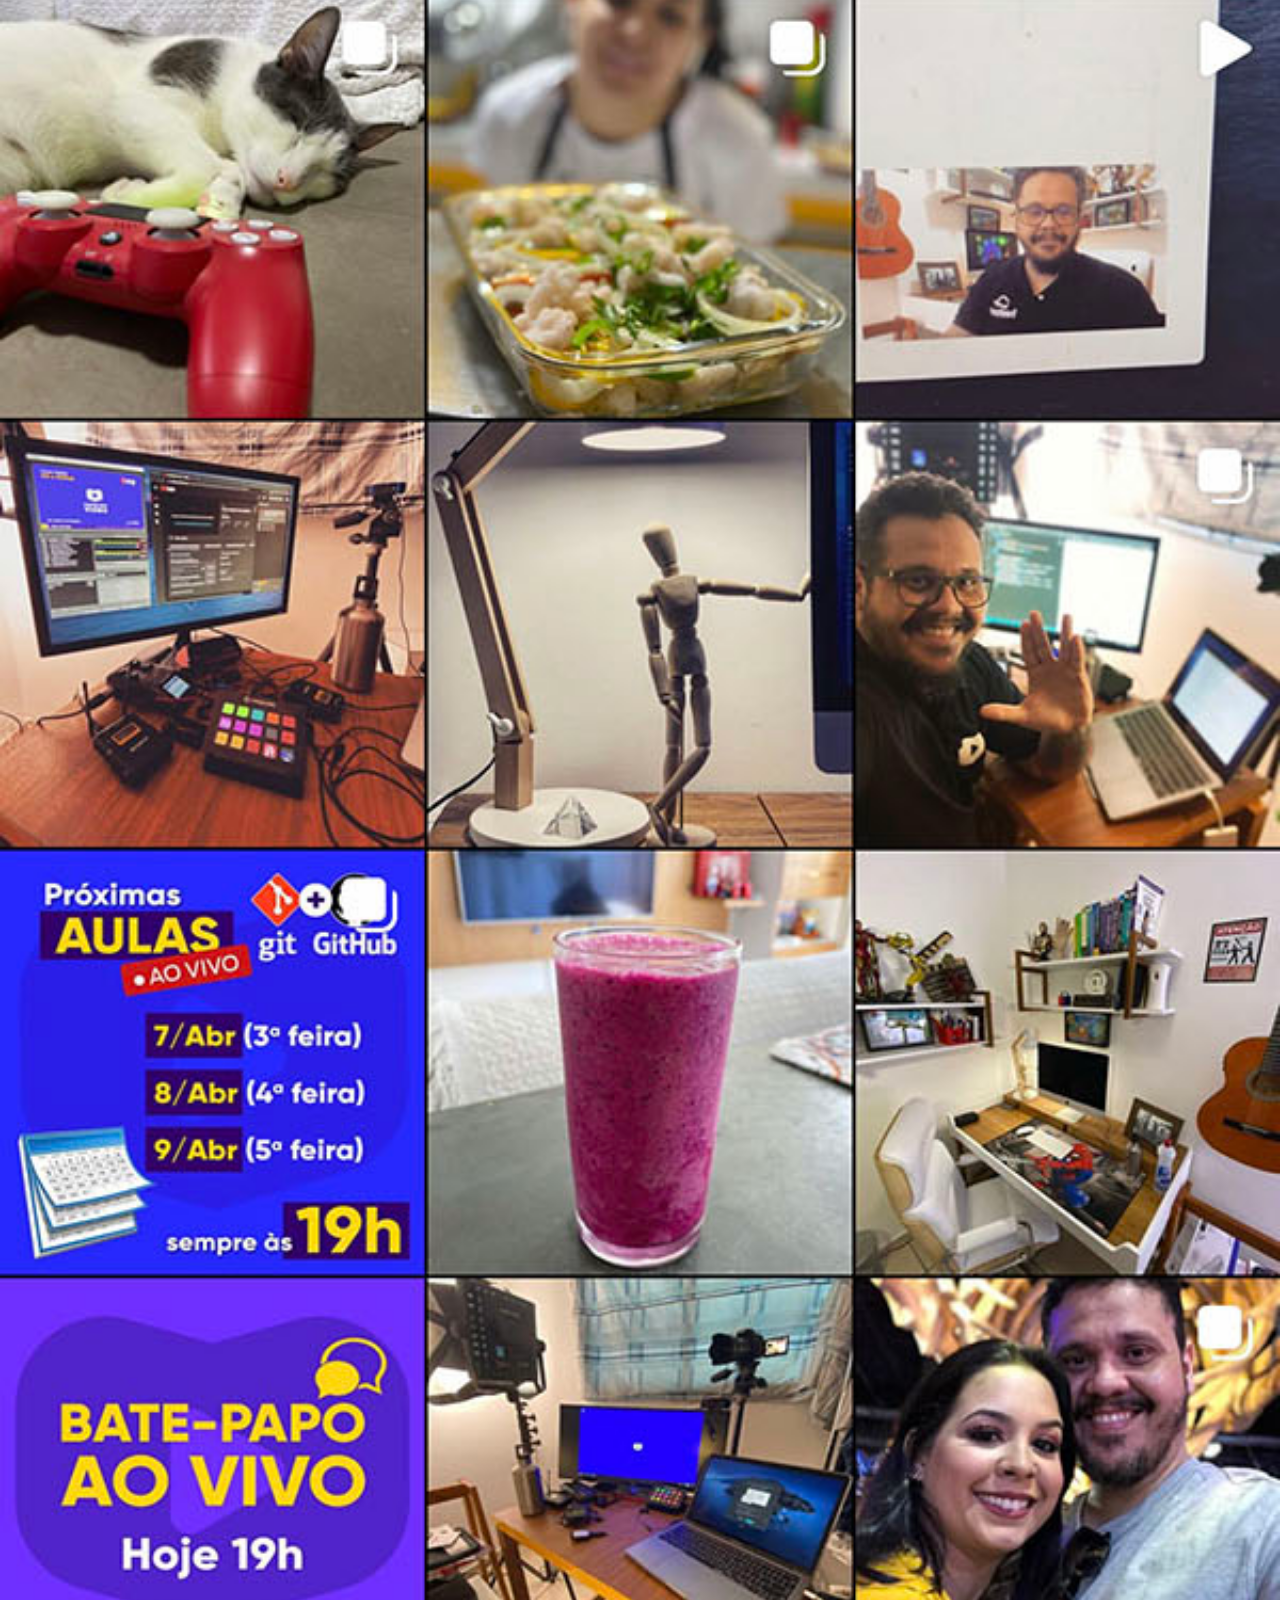
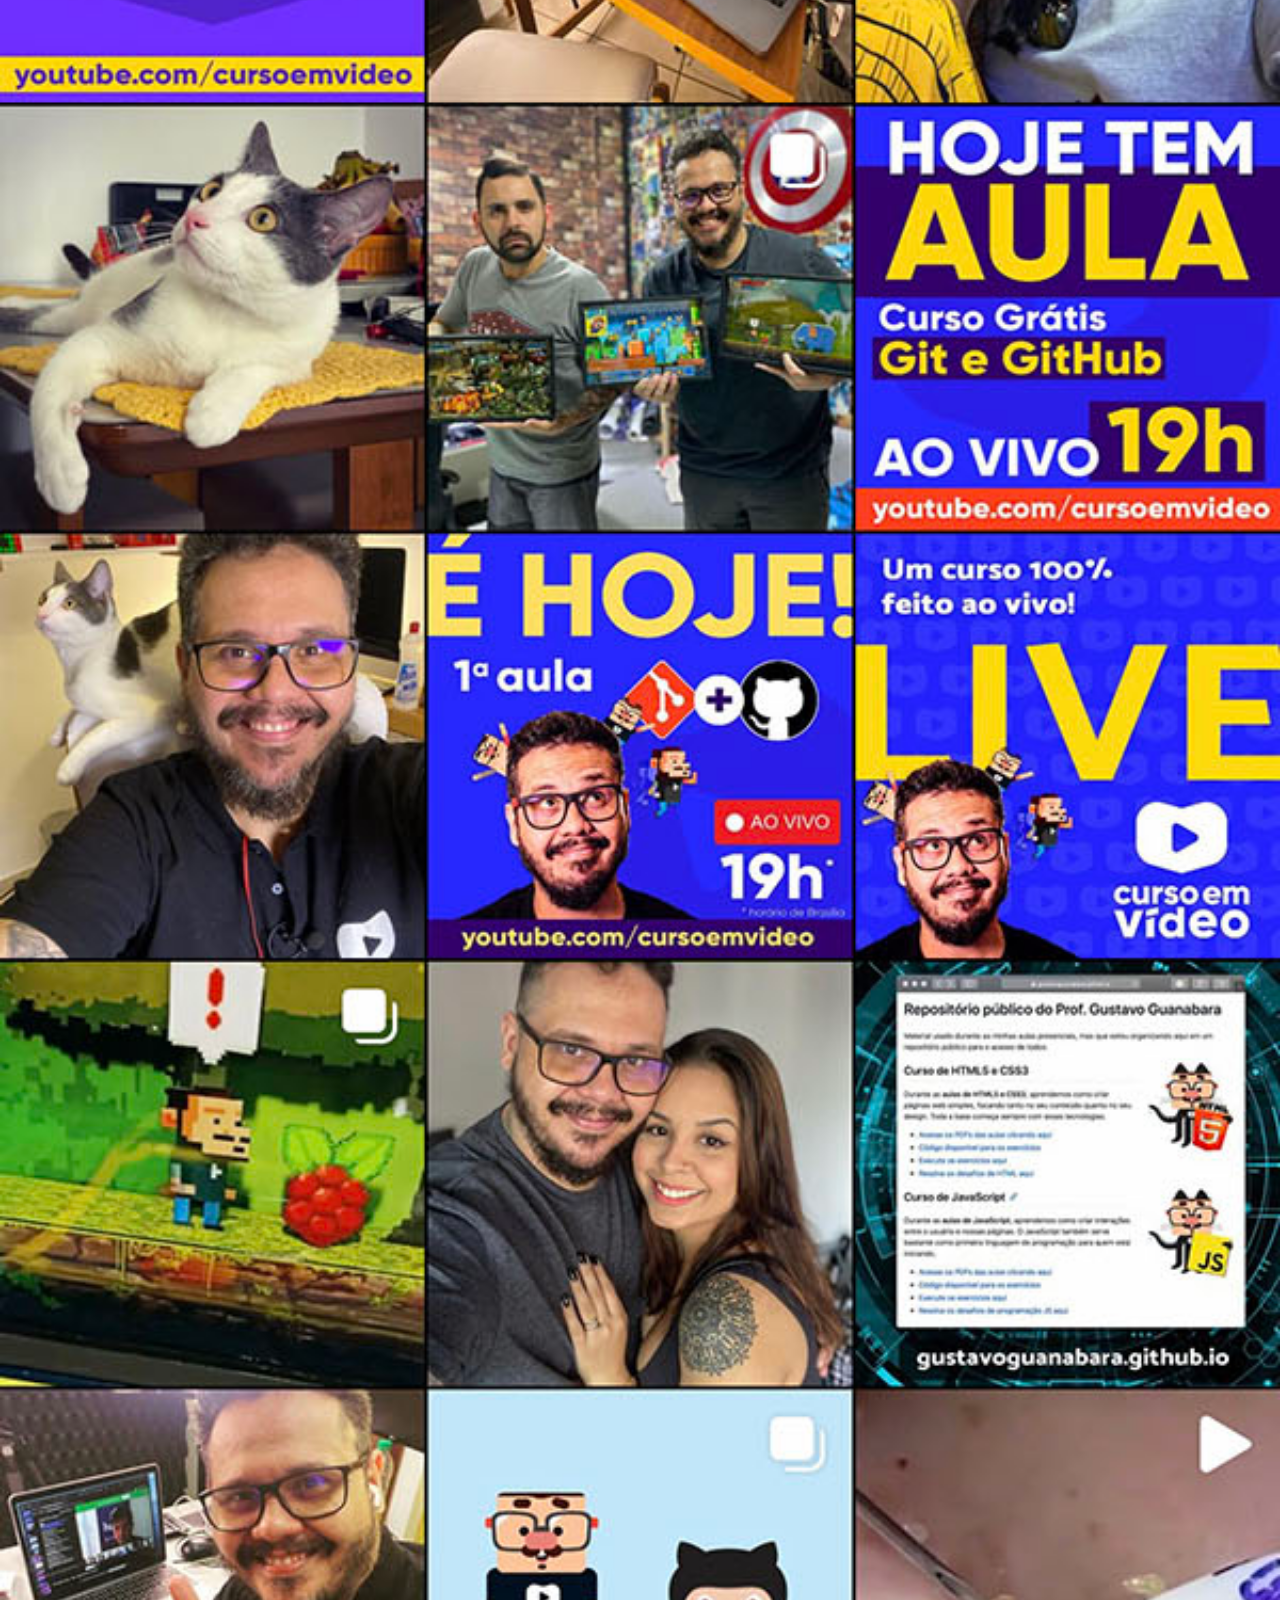
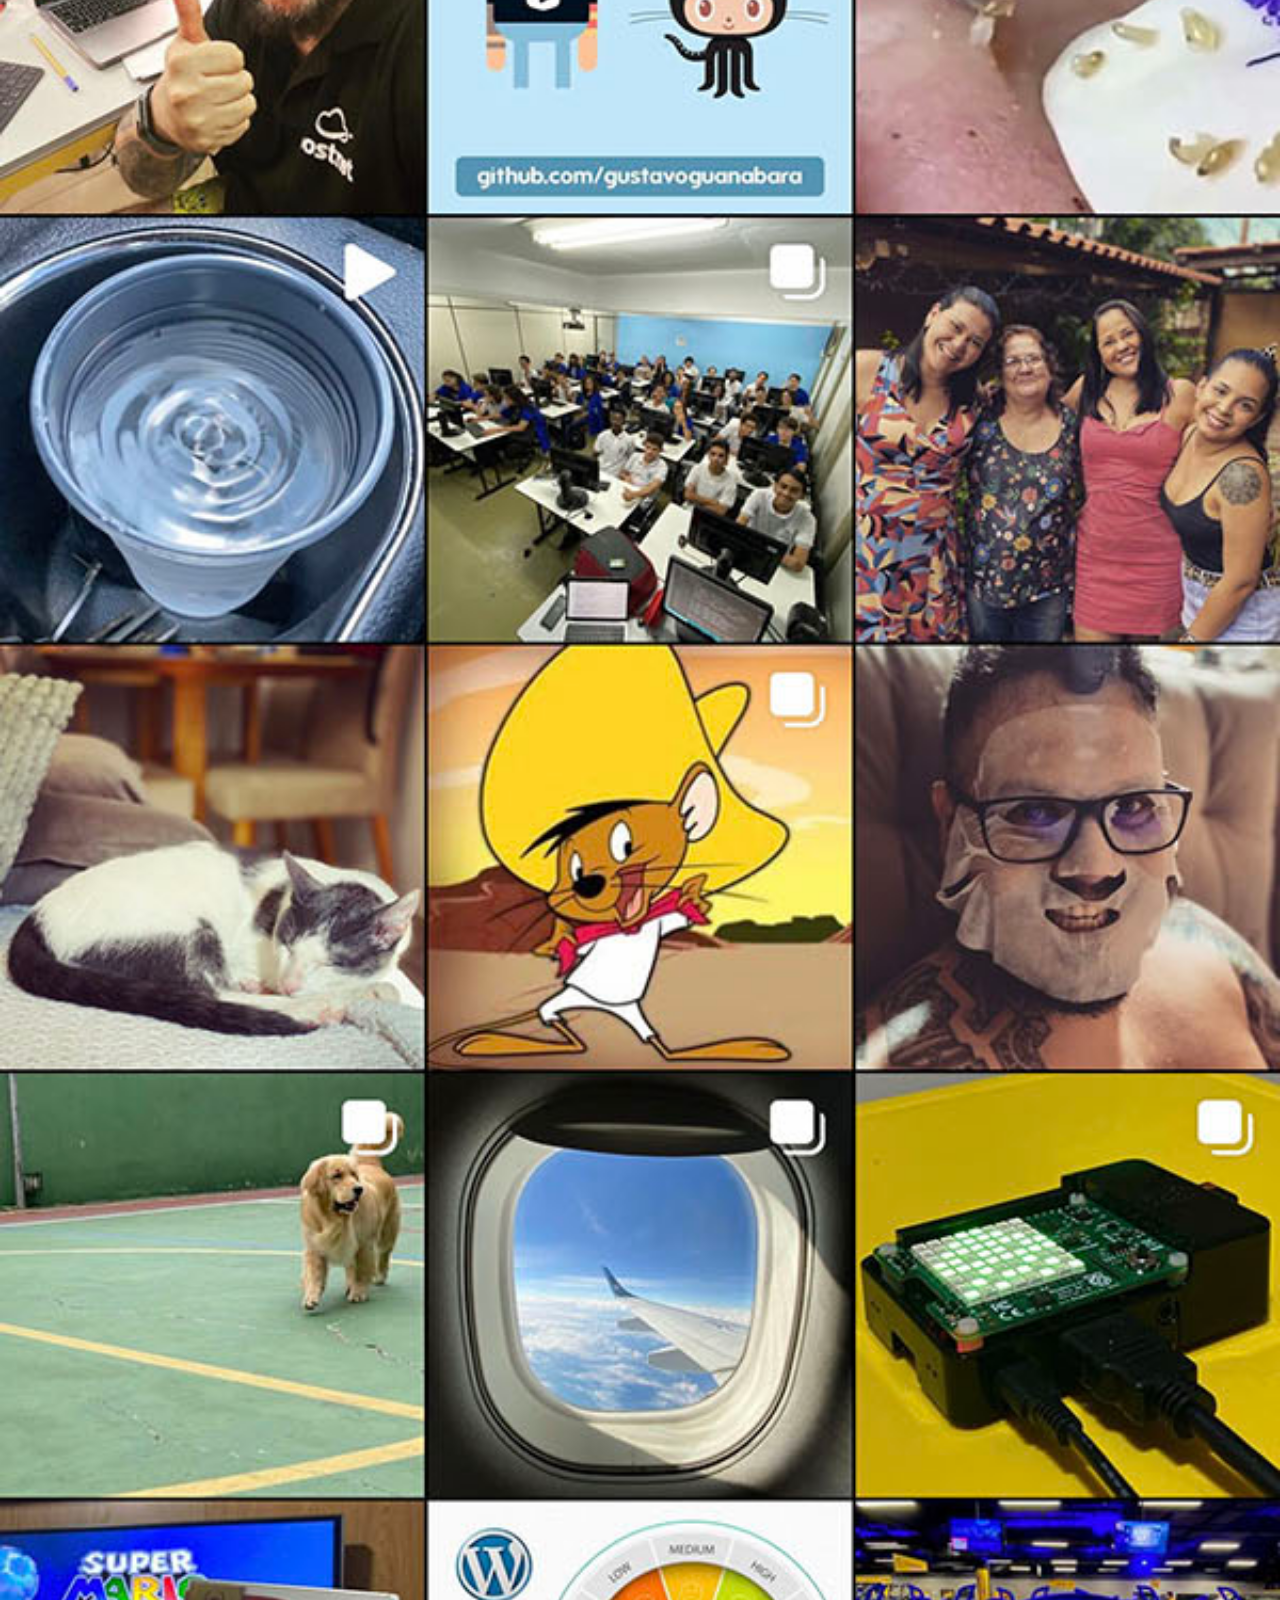
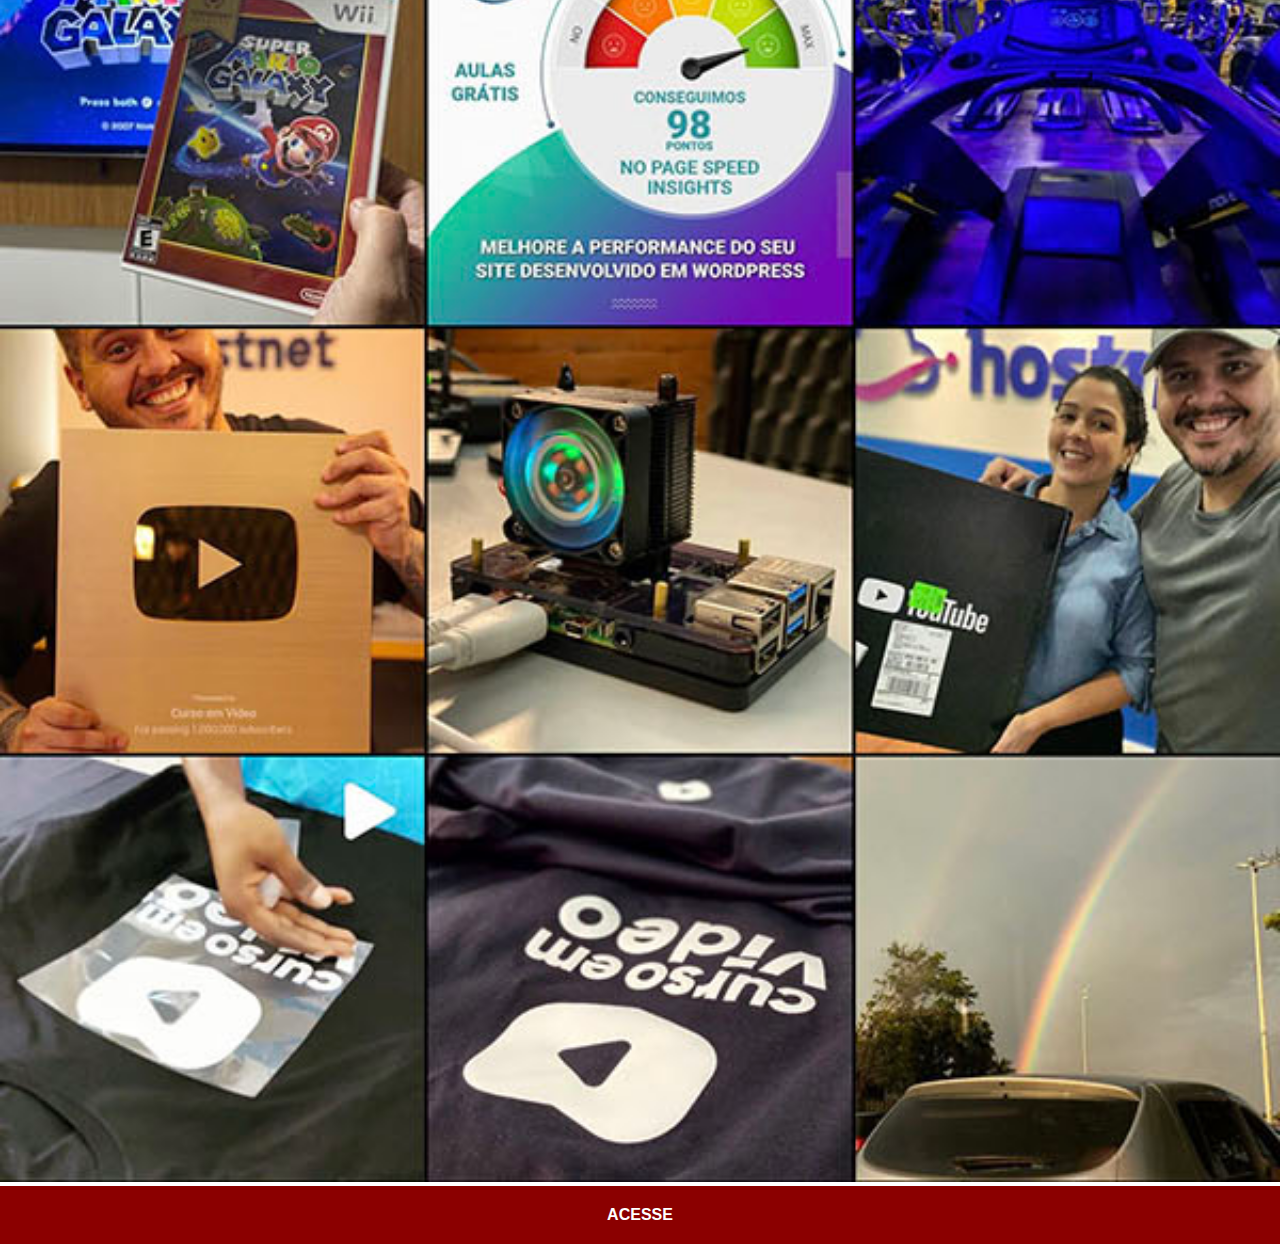
<file: instagram.html>
<!DOCTYPE html>
<html lang="pt-br">
<head>
    <meta charset="UTF-8">
    <meta name="viewport" content="width=device-width, initial-scale=1.0">
    <title>Instagram</title>
    <link rel="stylesheet" href="estilos/social.css">
</head>
<body>
    <img src="imagens/tela-instagram.jpg" alt="Instagram">
    <a href="https://www.instagram.com/gustavoguanabara/" target="_blank">ACESSE</a>
</body>
</html>
</file>
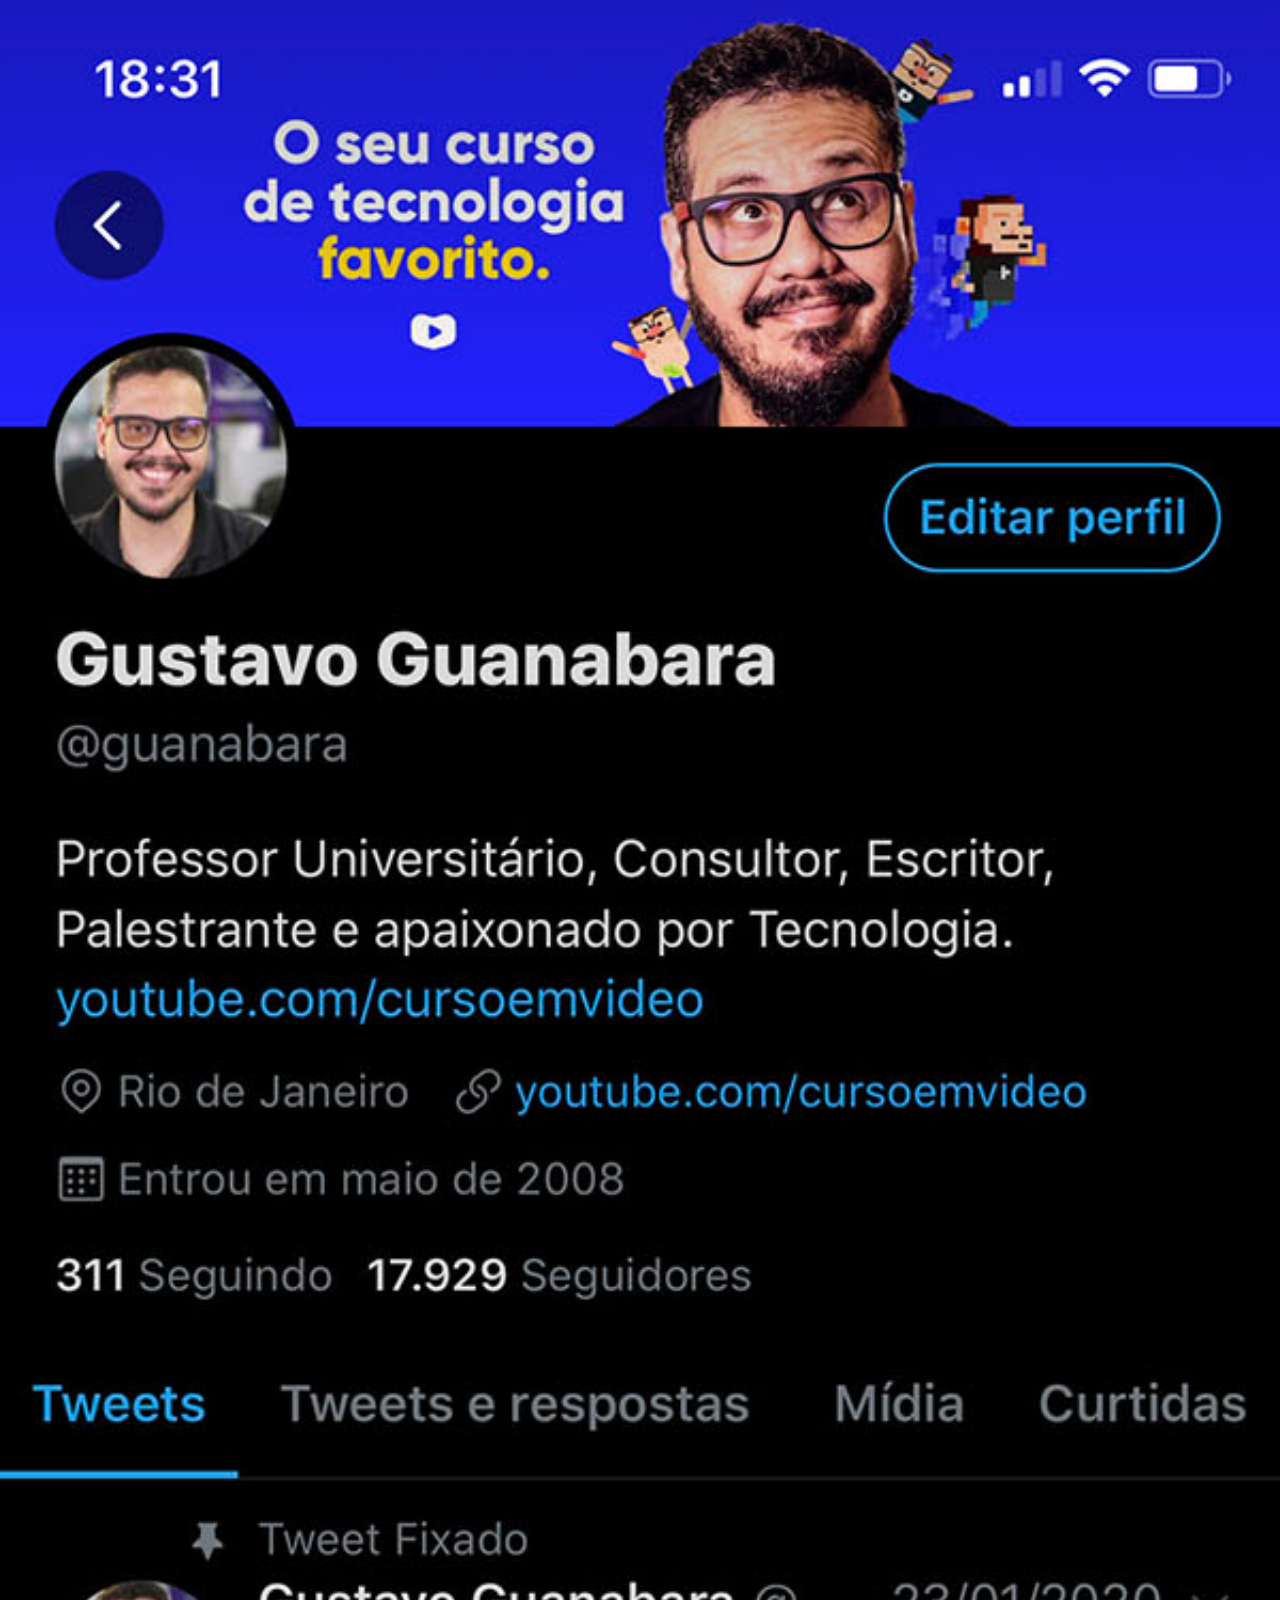
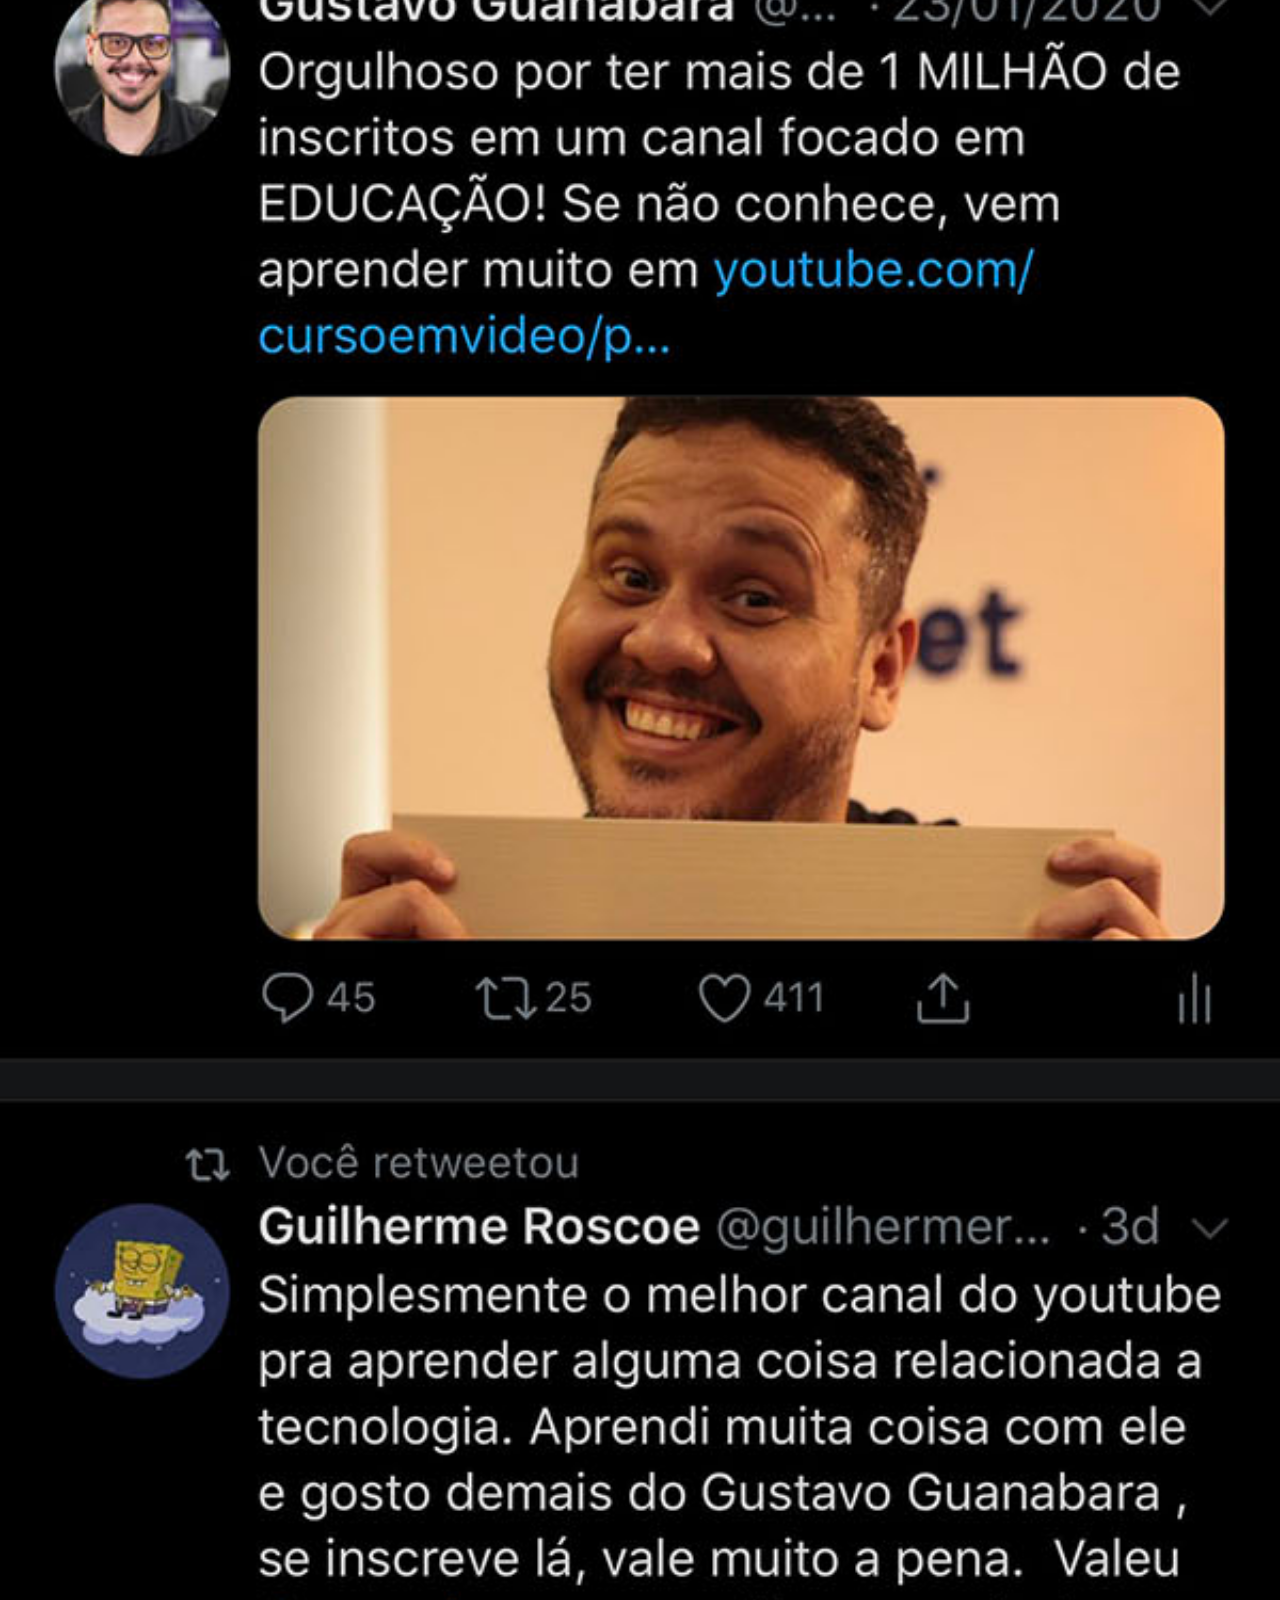
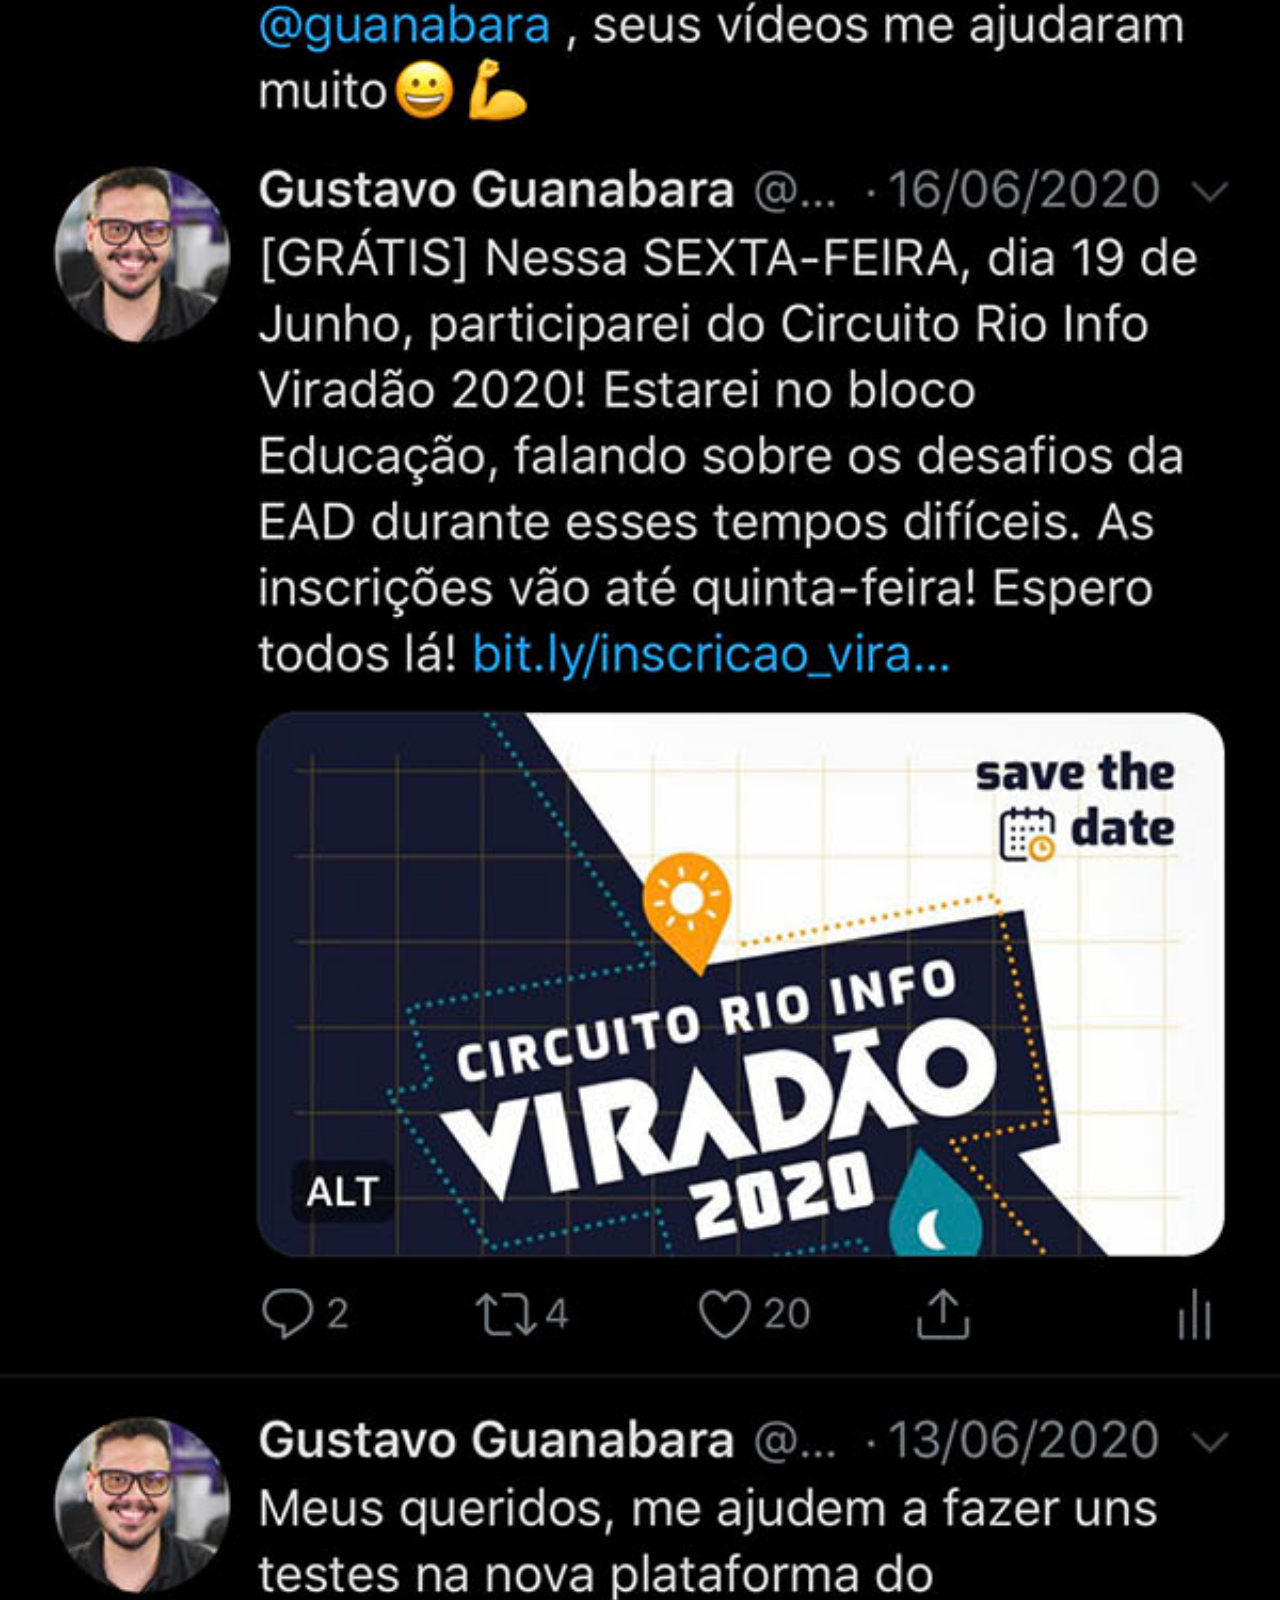
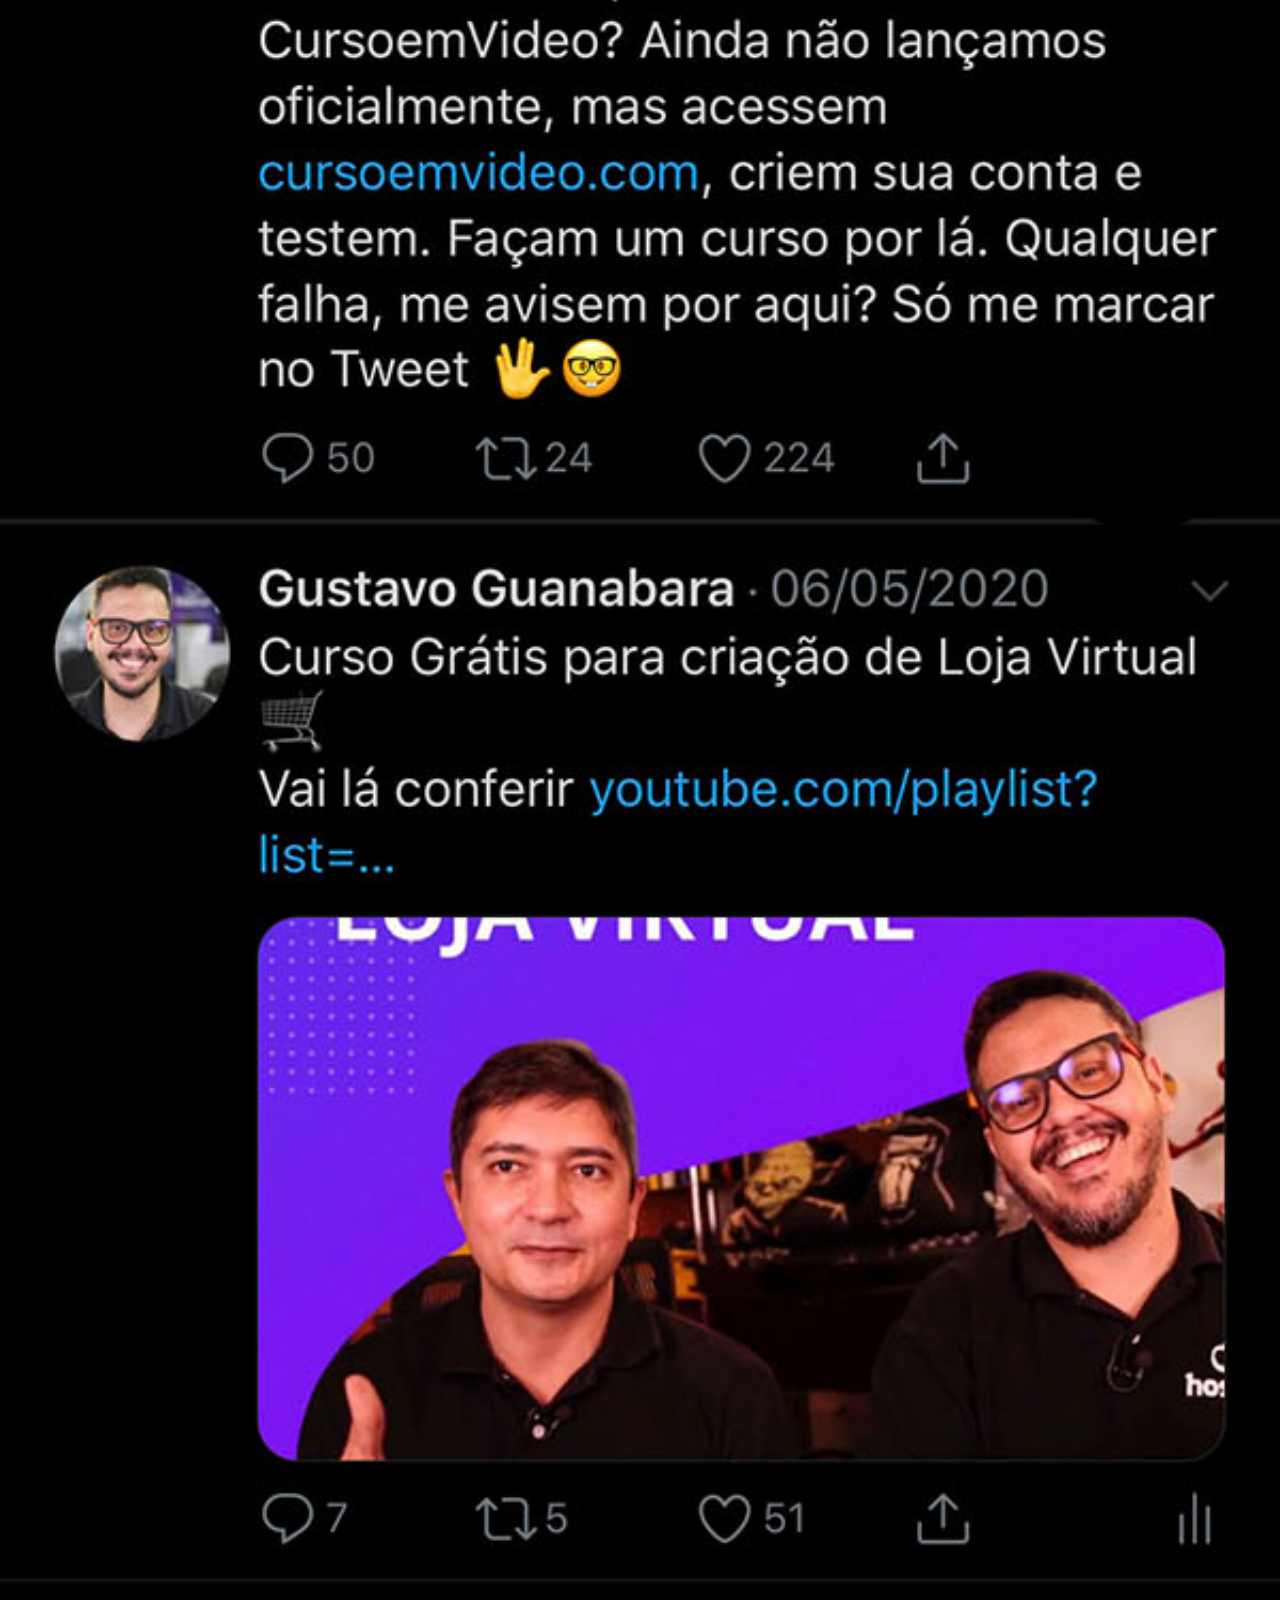
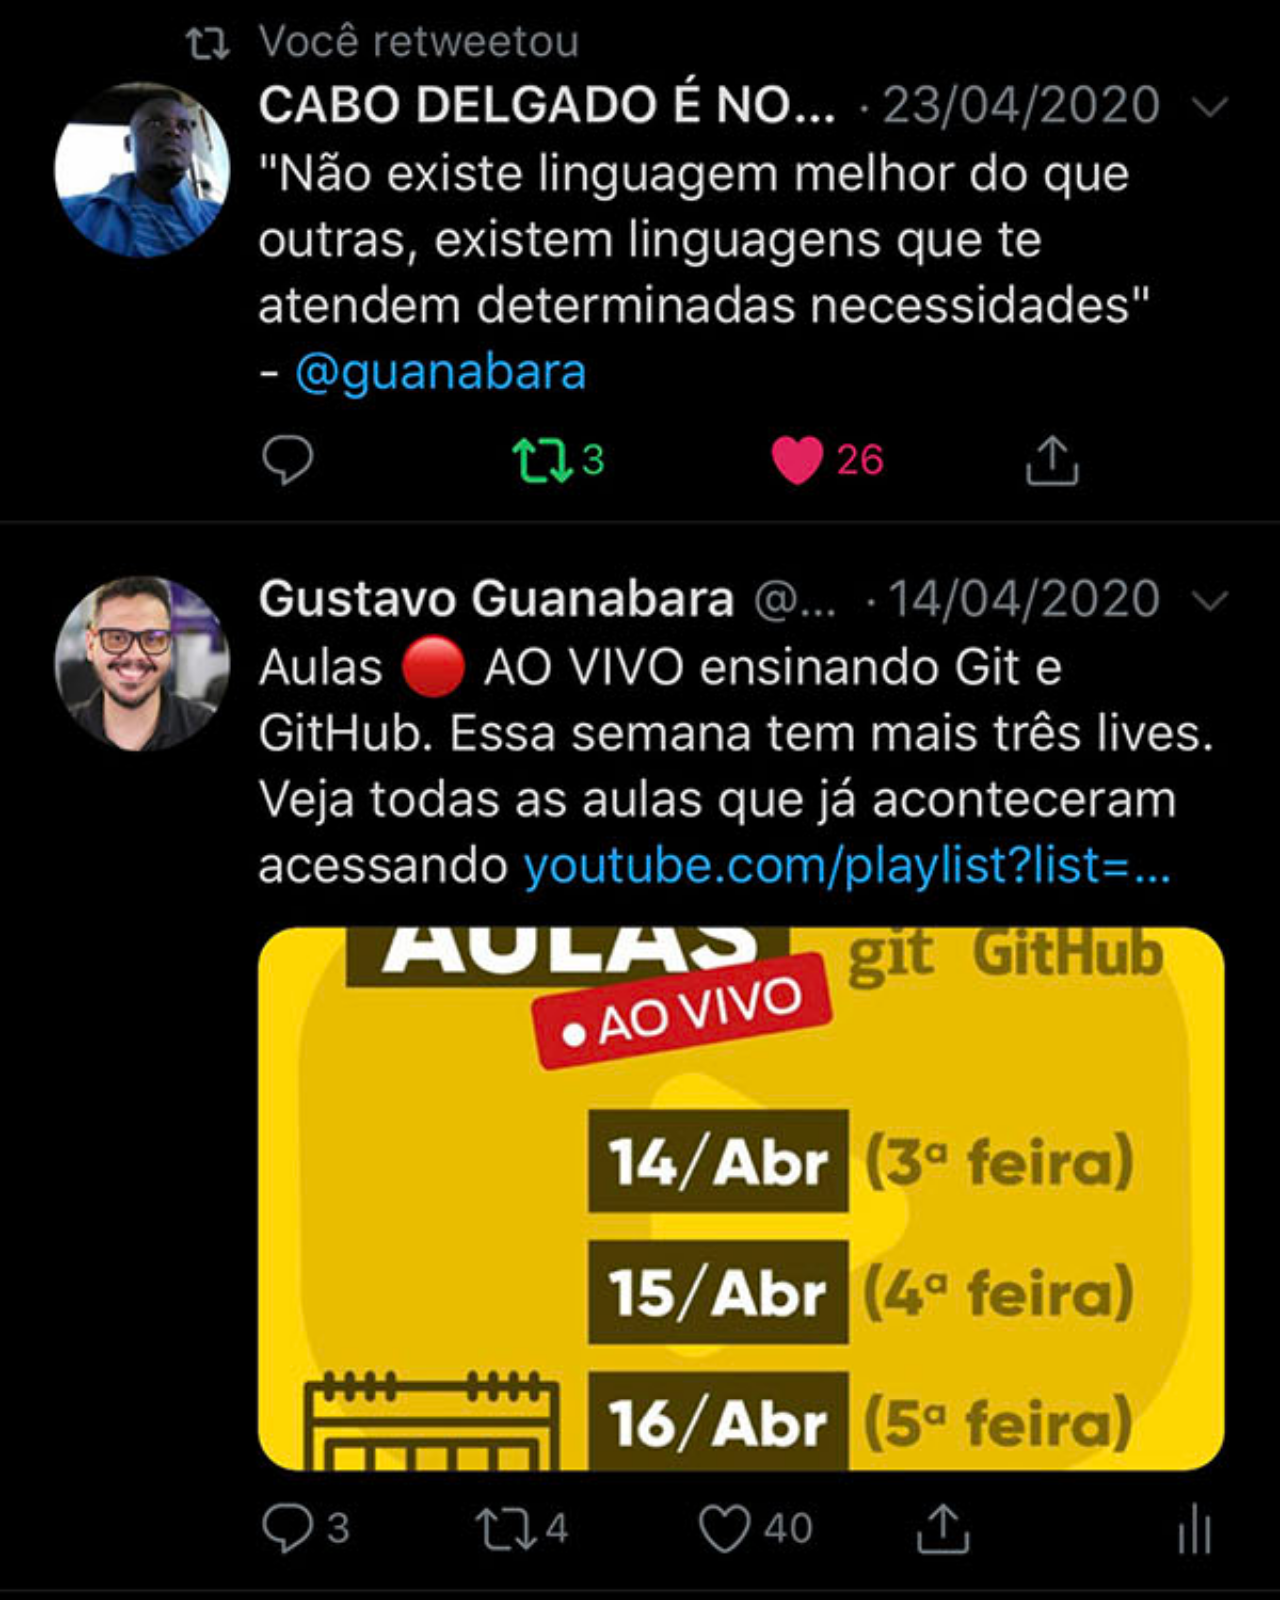
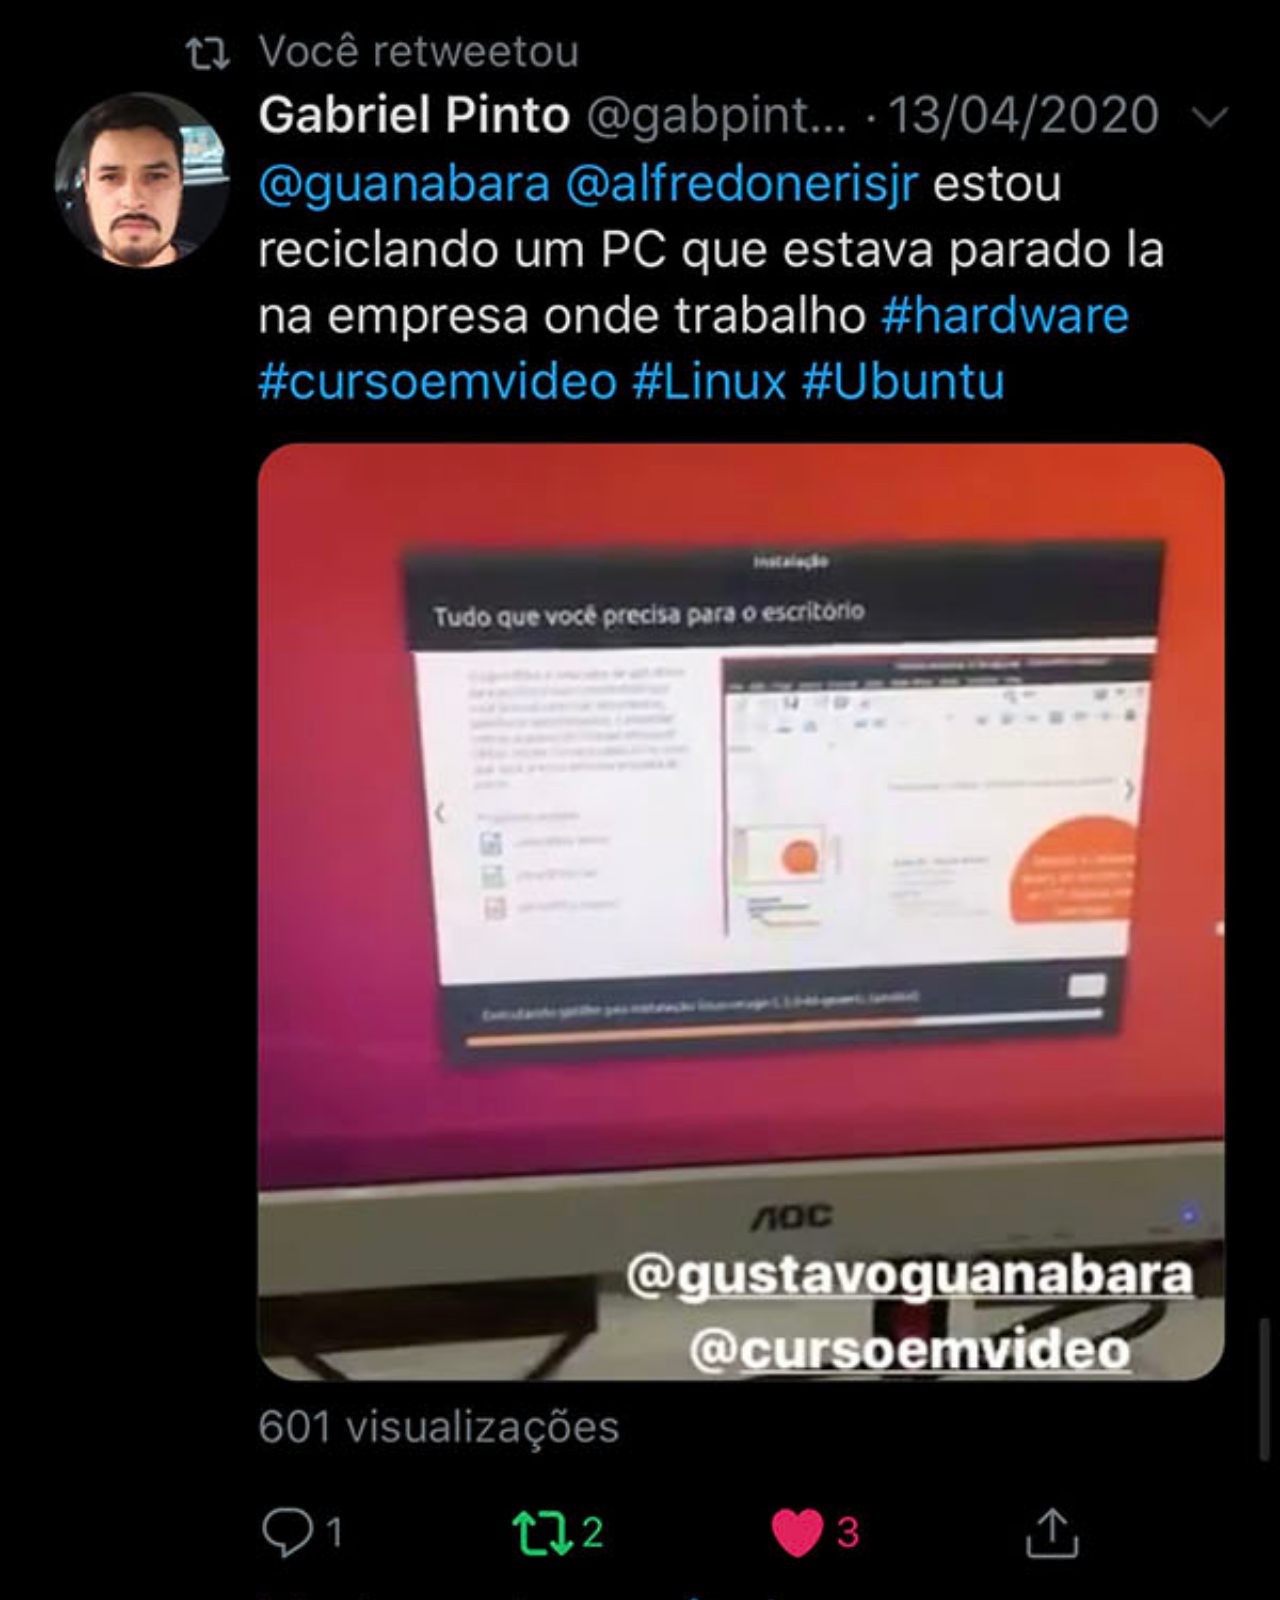
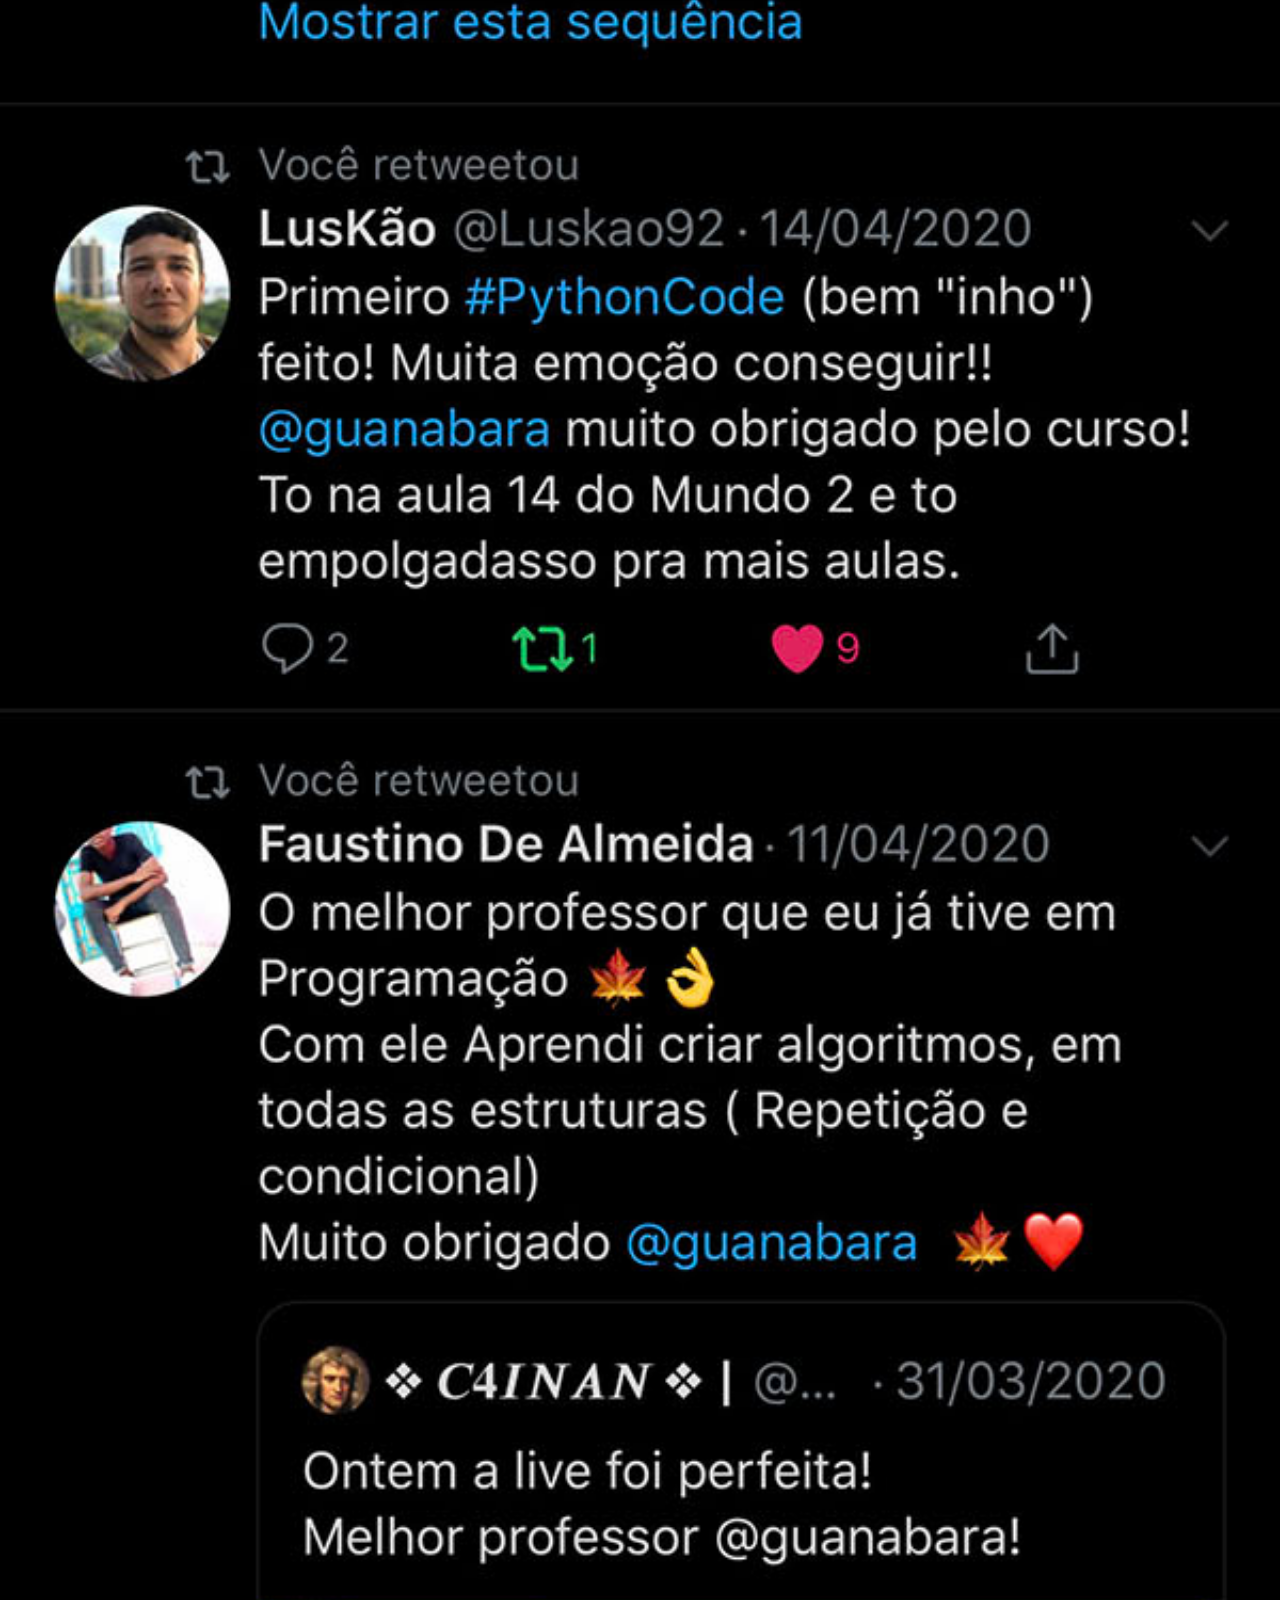
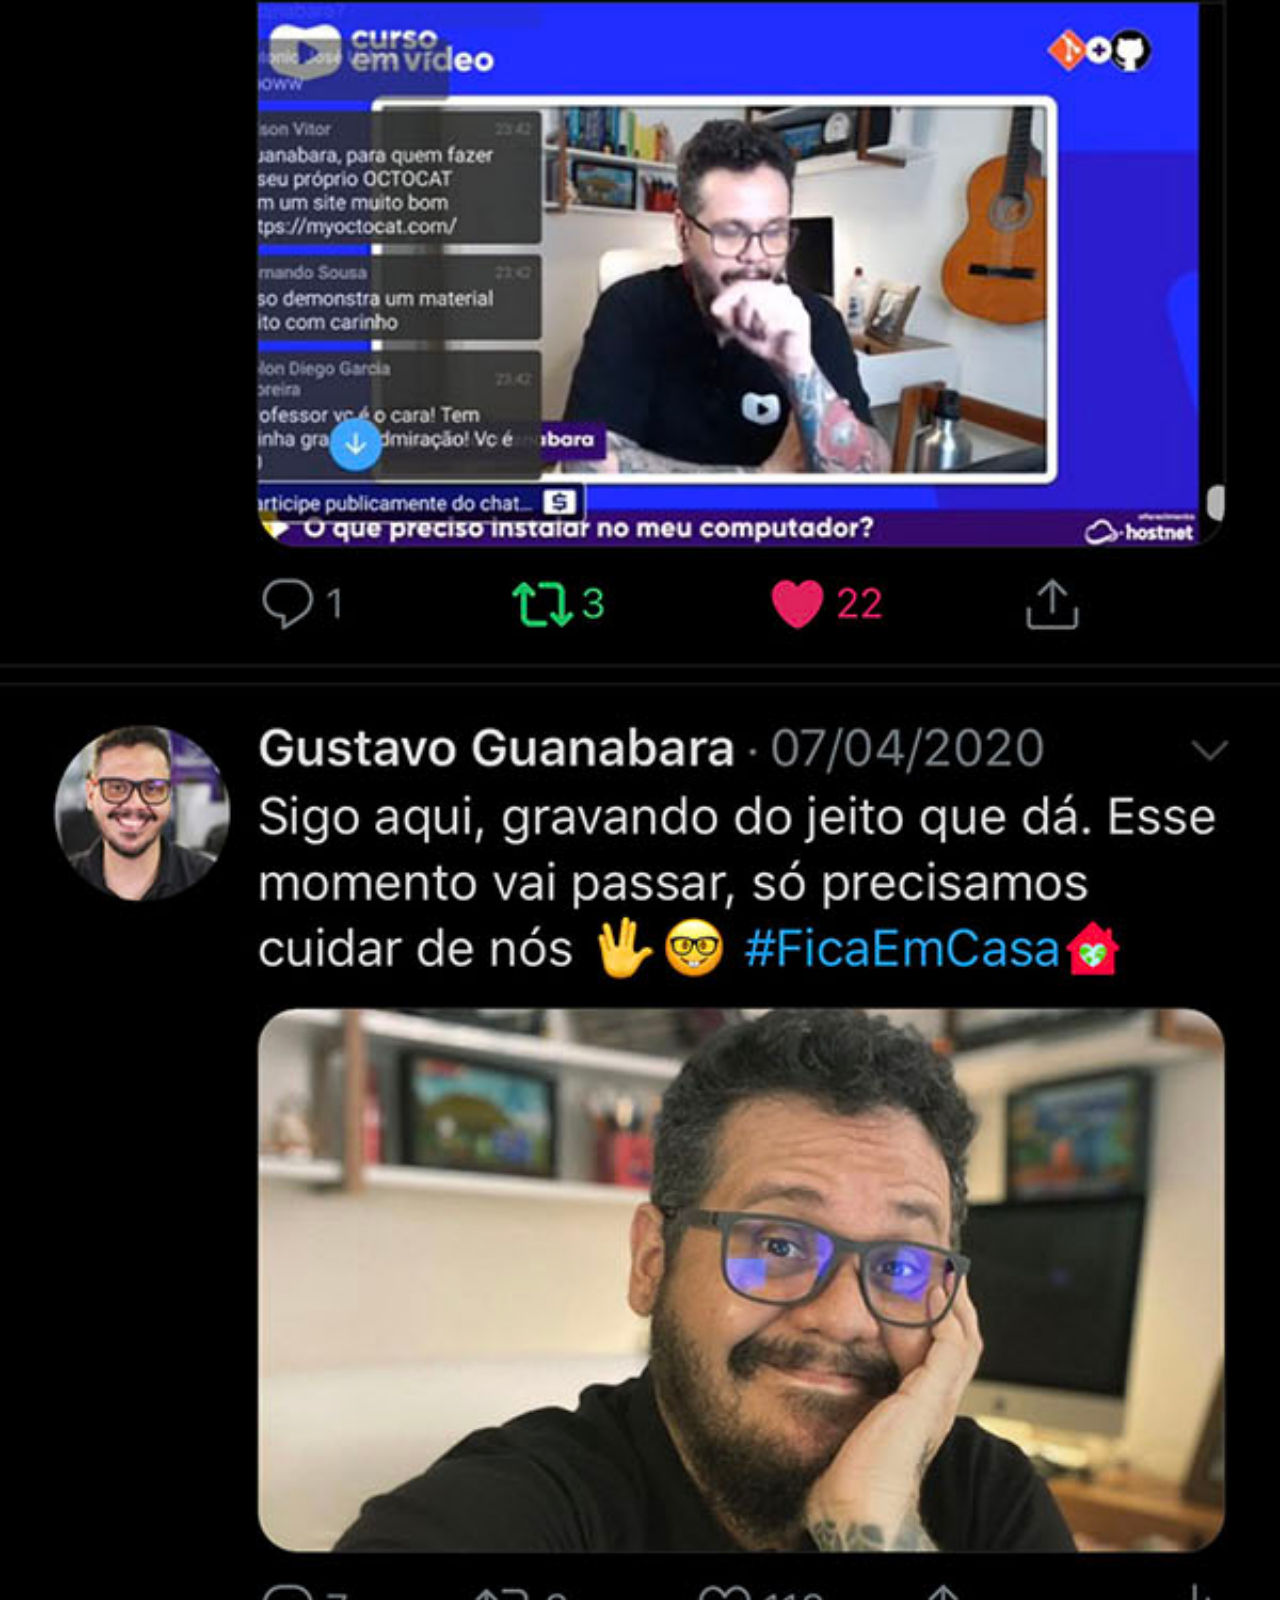
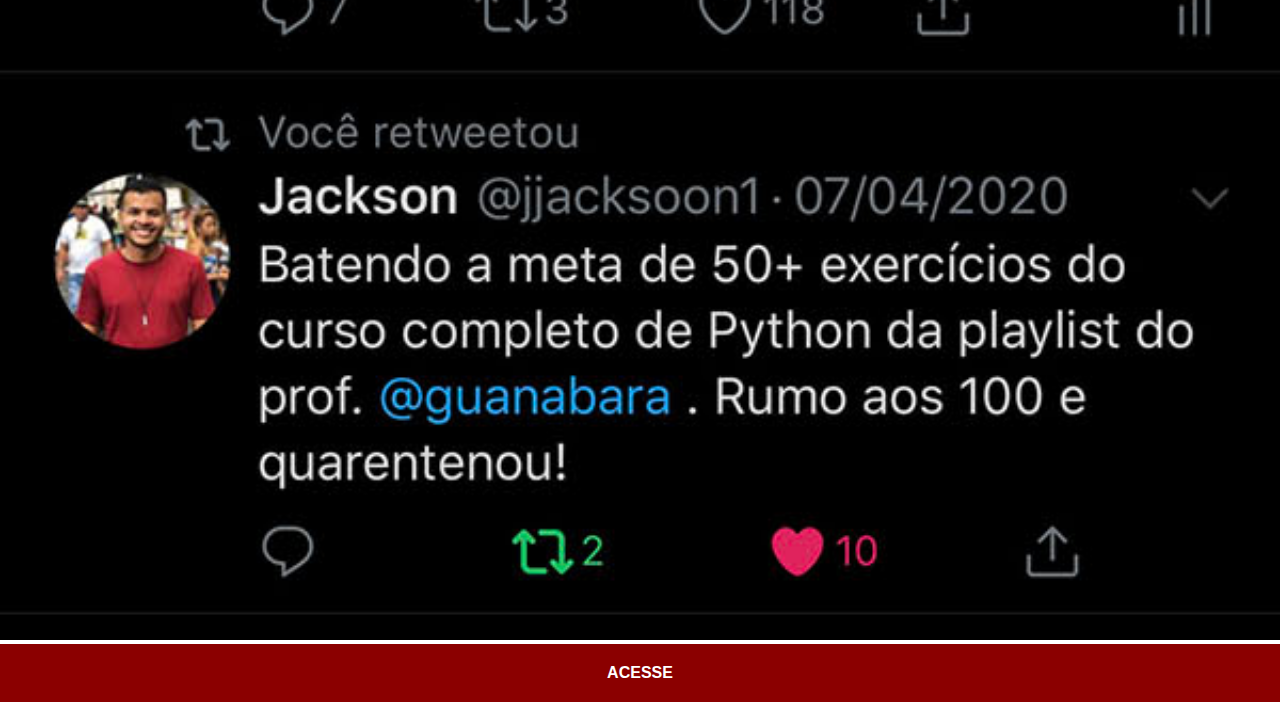
<file: twitter.html>
<!DOCTYPE html>
<html lang="pt-br">
<head>
    <meta charset="UTF-8">
    <meta name="viewport" content="width=device-width, initial-scale=1.0">
    <title>Twitter</title>
    <link rel="stylesheet" href="estilos/social.css">
</head>
<body>
  <img src="imagens/tela-twitter.jpg" alt="Twitter">  
  <a href="https://x.com/guanabara/" target="_blank">ACESSE</a>
</body>
</html>
</file>
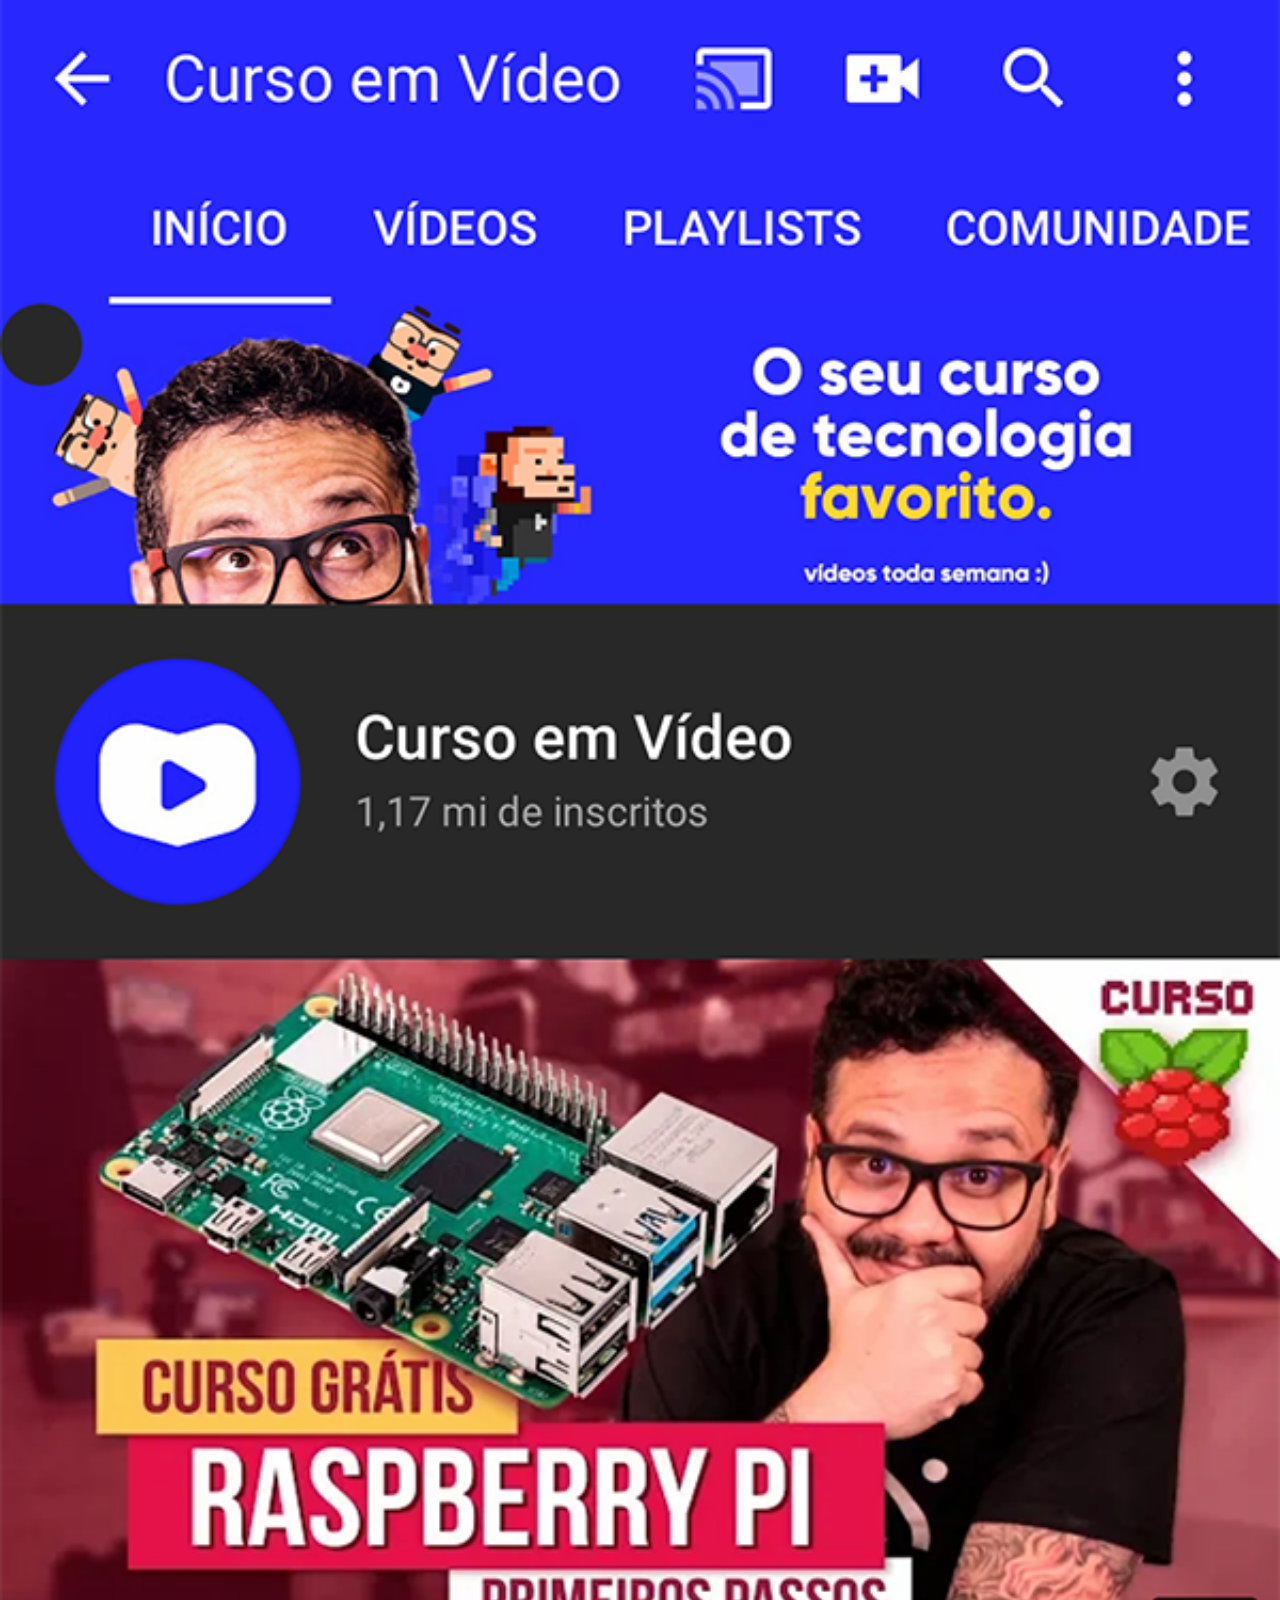
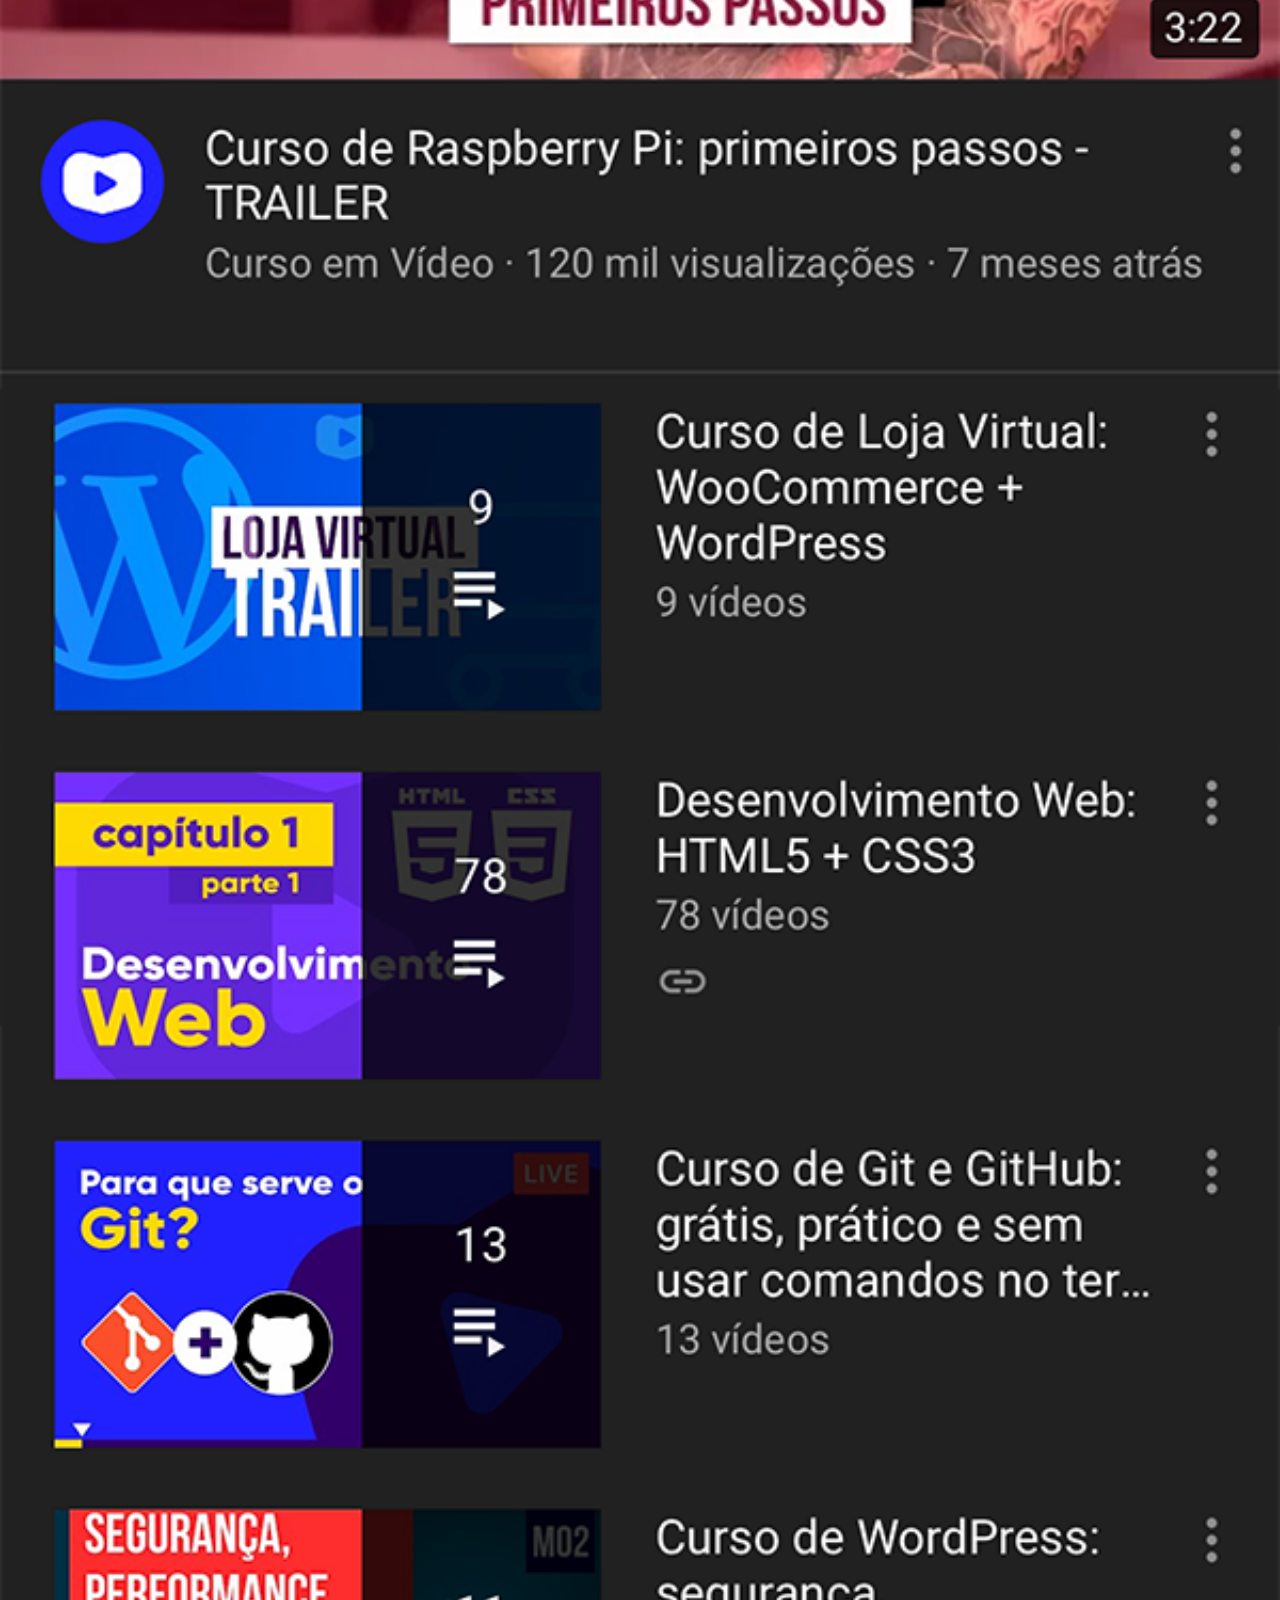
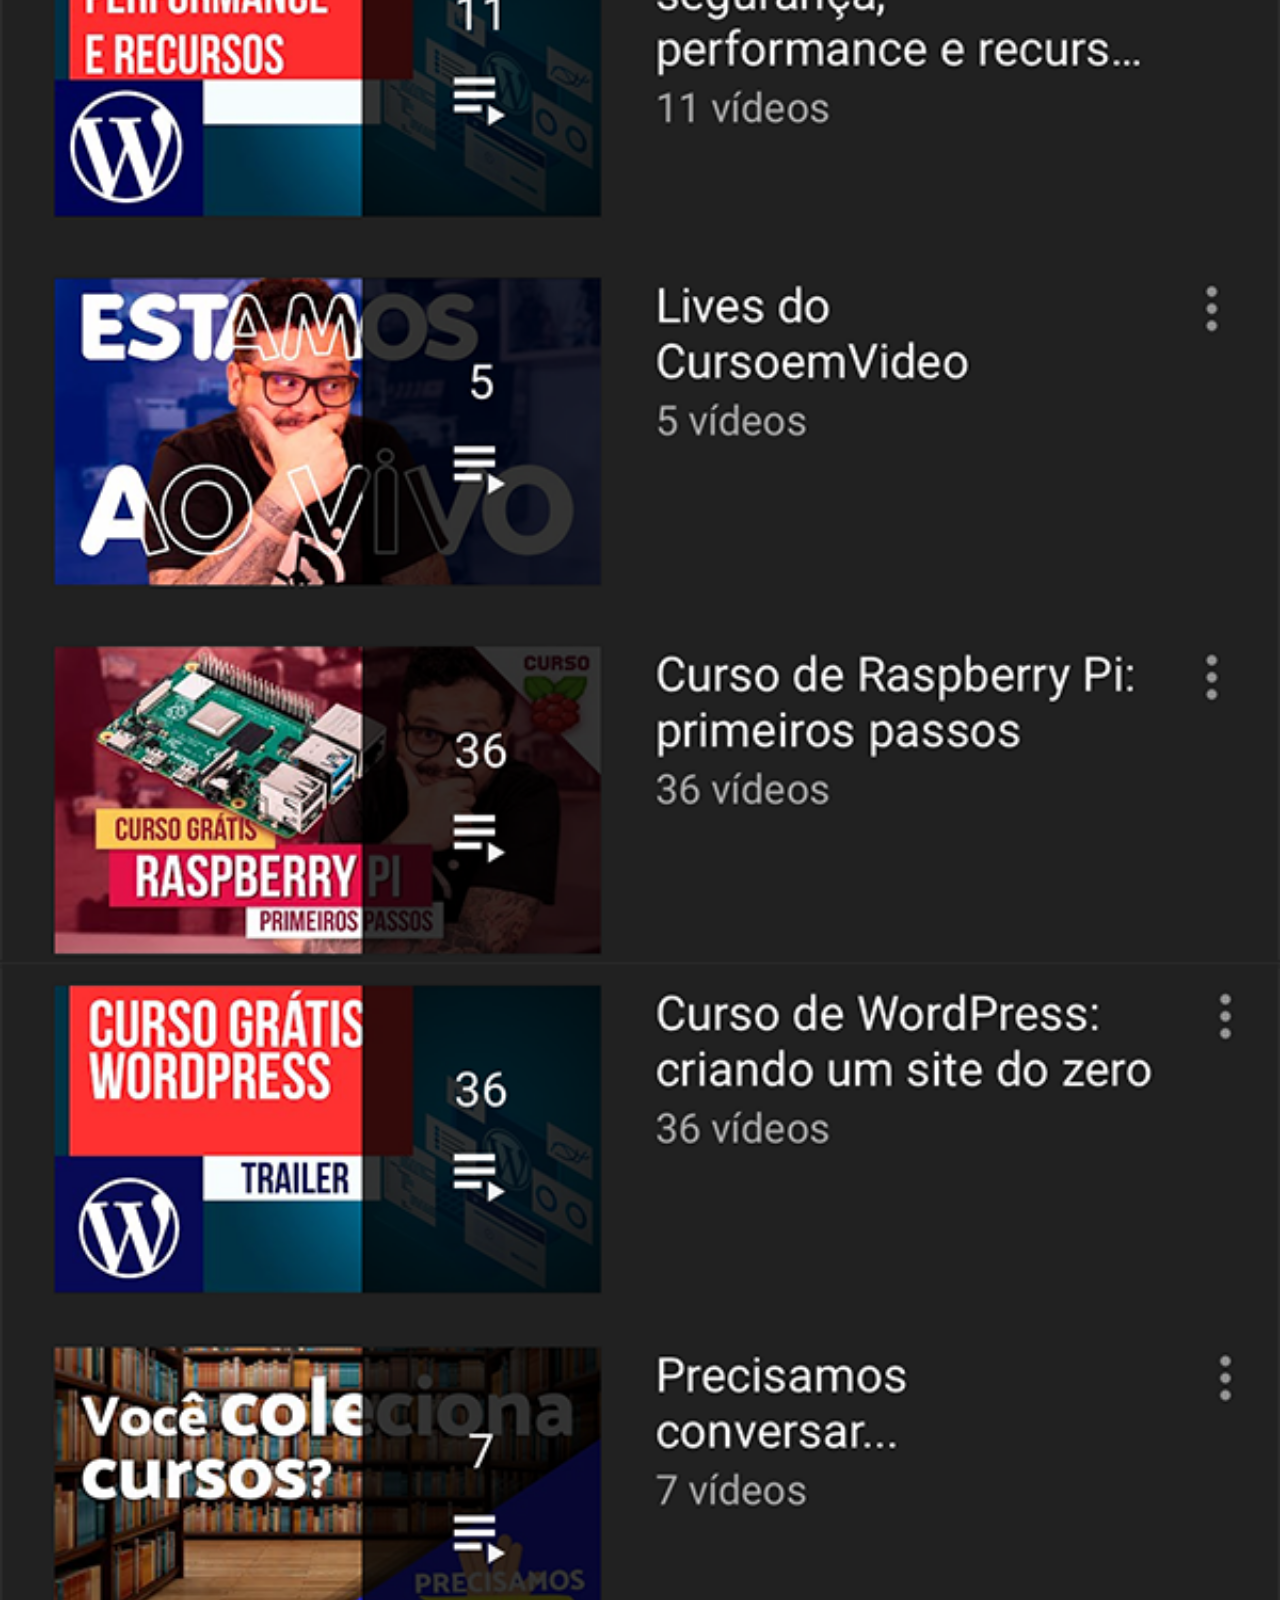
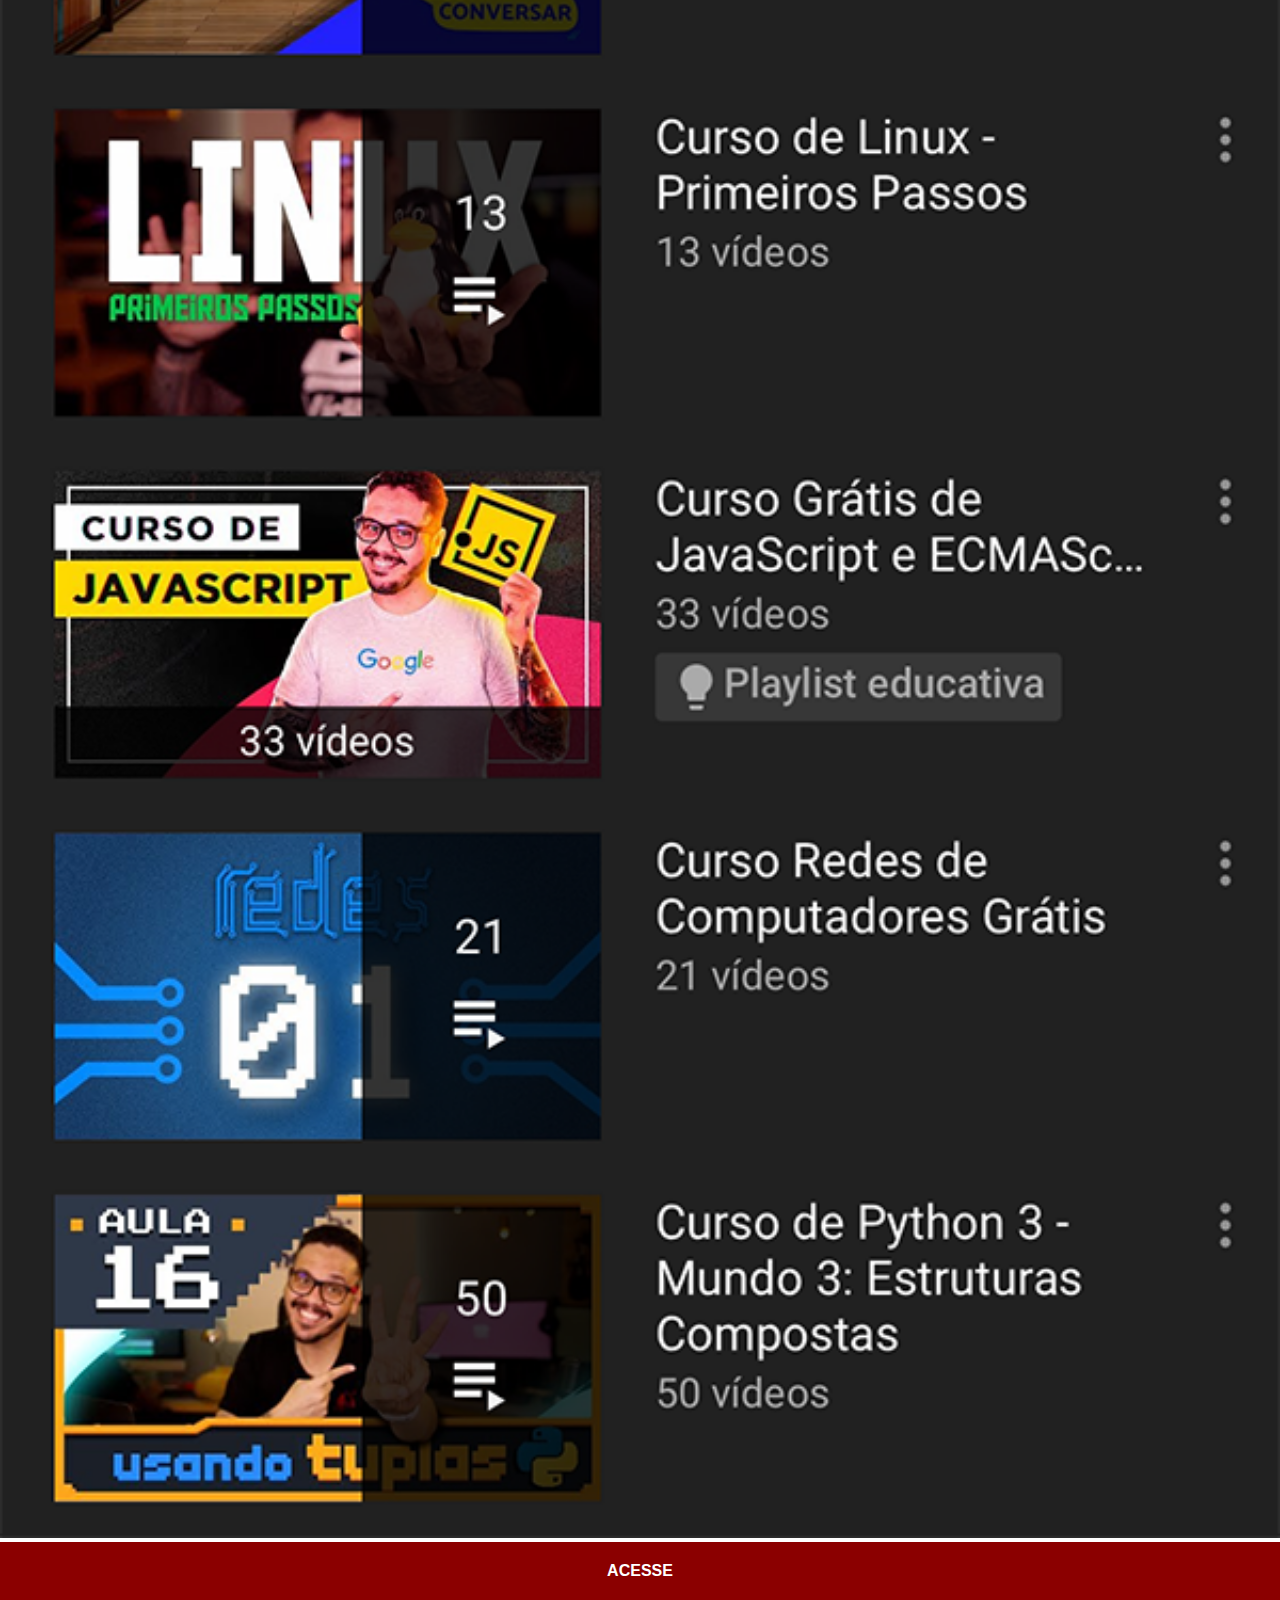
<file: youtube.html>
<!DOCTYPE html>
<html lang="pt-br">
<head>
    <meta charset="UTF-8">
    <meta name="viewport" content="width=device-width, initial-scale=1.0">
    <title>Youtube</title>
    <link rel="stylesheet" href="estilos/social.css">
</head>
<body>
    <img src="imagens/tela-youtube.png" alt="Youtube">
    <a href="https://www.youtube.com/c/CursoemV%C3%ADdeo/playlists" target="_blank" >ACESSE</a>
</body>
</html>
</file>
<file: estilos/style.css>
@charset "UTF-8";

* {
    margin: 0px;
    padding: 0px;
    font-family: Arial, Helvetica, sans-serif;
}

html, body {
    height: 100vh;
    width: 100vw;
    background-color: black;
}

body {
    background: url('../imagens/fundo-madeira.jpg') no-repeat top center;
    background-size: cover;
    background-attachment: fixed;
}

main {
    height: 100vh;
    position: relative;
}

section#telefone {
    position: absolute;
    top: 50%;
    left: 50%;
    transform: translate(-50%, -50%);
    height: 627px;
    width: 311px;
    background: url('../imagens/frame-iphone.png') no-repeat;
    
}

iframe#tela {
    position: relative;
    top: 80px;
    left: 22px;
    width: 267px;
    height: 471px;
}

section#redes-sociais {
    text-align: right;
}

section#redes-sociais img {
    width: 50px;
    margin: 10px 1px 10px 10px;
    border-radius: 50%;
    box-shadow: 2px 2px 5px rgba(0, 0, 0, 0.425);
    box-sizing: border-box;
    transition-duration: 0.2s;
}

section#redes-sociais img:hover {
    border: 3px solid rgba(255, 255, 255, 0.614);
}
</file>
<file: estilos/social.css>
@charset "UTF-8";

* {
    margin: 0px;
    padding: 0px;
    font-family: Arial, Helvetica, sans-serif;
}

::-webkit-scrollbar {
    width: 0px;
    height: 0px;
}

a {
    display: block;
    background-color: darkred;
    padding: 20px;
    text-align: center;
    color: white;
    font-weight: bolder;
    text-decoration: none;
}

img {
    width: 100vw;
}

a:hover {
    background-color: red;
    text-decoration: underline;
}
</file>
